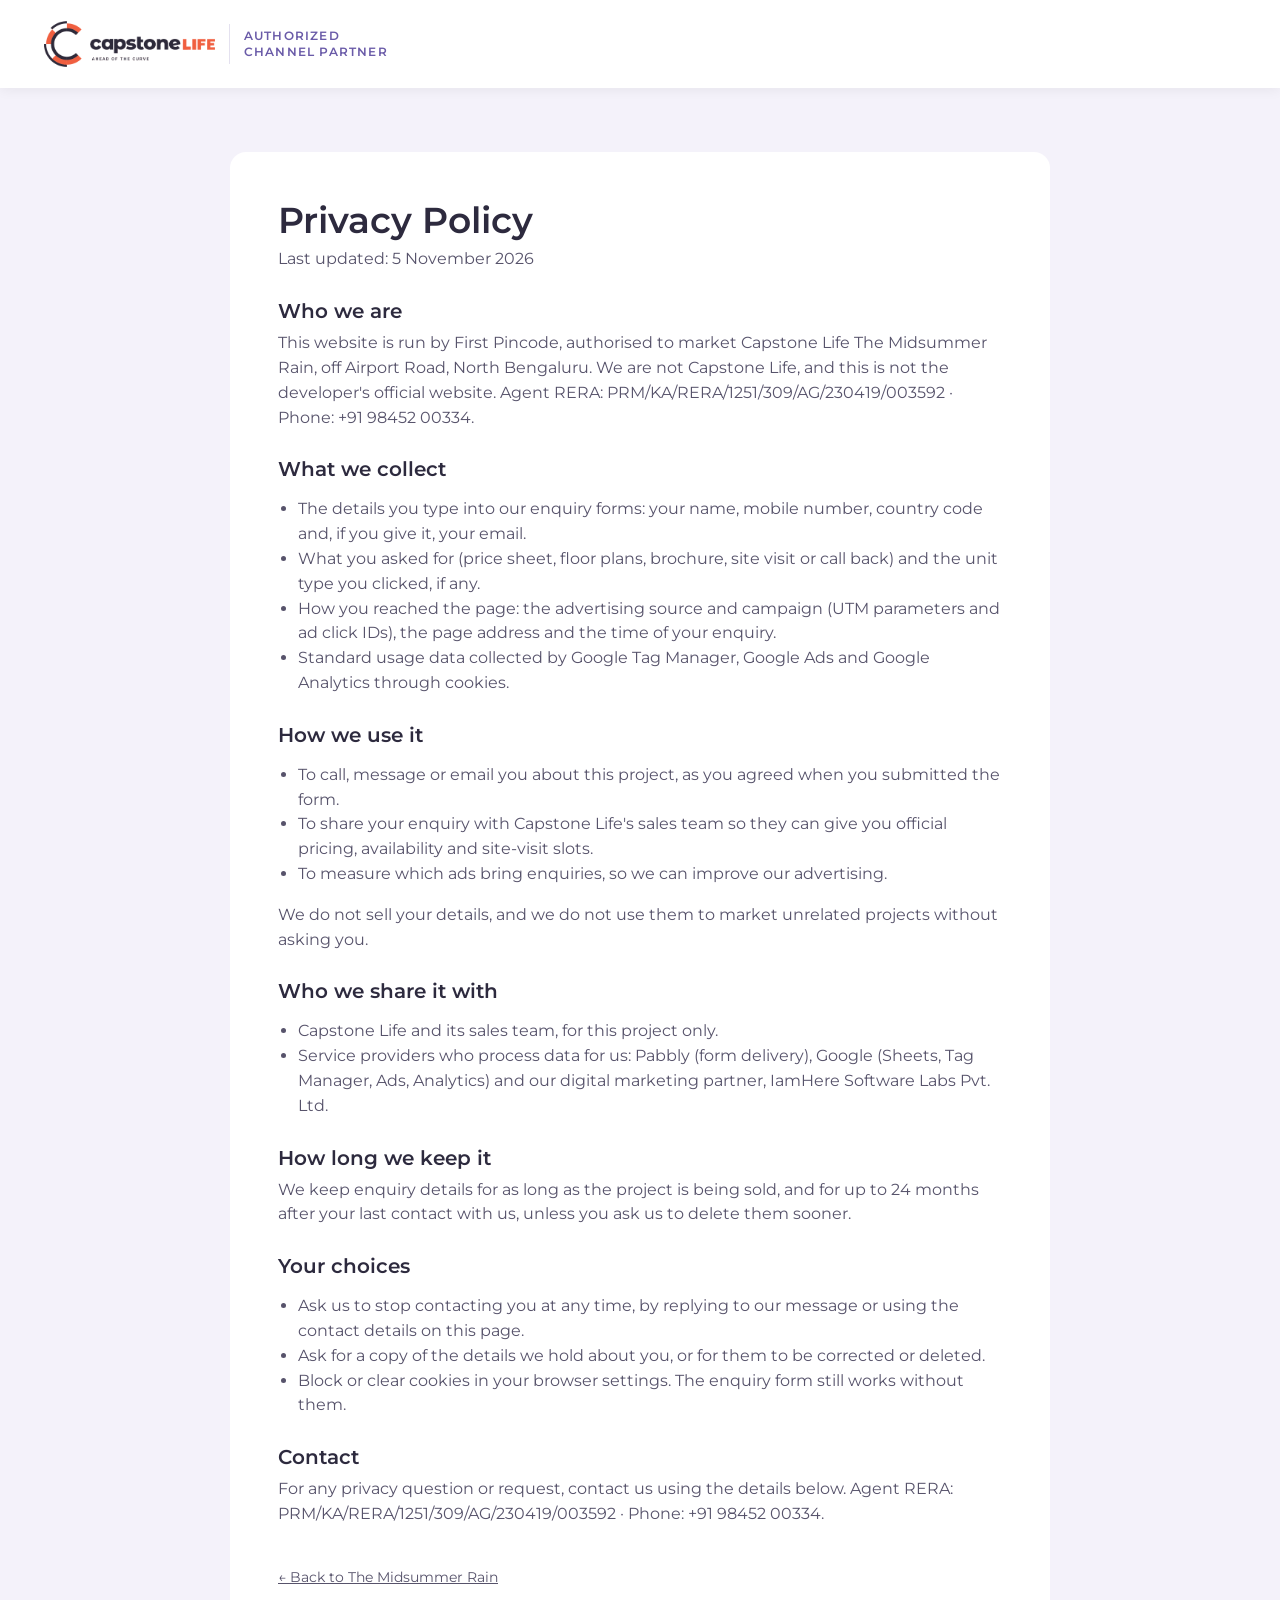
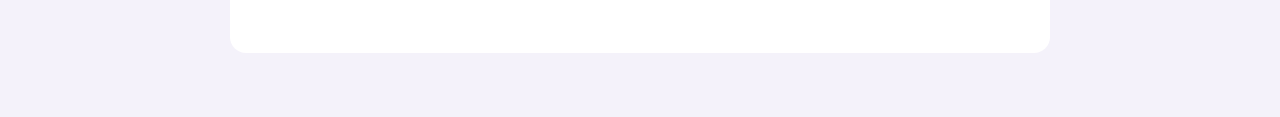
<file: privacy-policy.html>
<!DOCTYPE html>
<html lang="en-IN">
<head>
<!-- Google Tag Manager -->
<script>(function(w,d,s,l,i){w[l]=w[l]||[];w[l].push({'gtm.start':
new Date().getTime(),event:'gtm.js'});var f=d.getElementsByTagName(s)[0],
j=d.createElement(s),dl=l!='dataLayer'?'&l='+l:'';j.async=true;j.src=
'https://www.googletagmanager.com/gtm.js?id='+i+dl;f.parentNode.insertBefore(j,f);
})(window,document,'script','dataLayer','GTM-TFBBJHQ3');</script>
<!-- End Google Tag Manager -->
<meta charset="utf-8">
<meta name="viewport" content="width=device-width, initial-scale=1, viewport-fit=cover">
<title>Privacy Policy | The Midsummer Rain</title>
<meta name="robots" content="noindex, follow">
<link rel="icon" href="favicon.ico" sizes="any">
<link rel="icon" href="assets/img/favicon-32.png" type="image/png" sizes="32x32">
<link rel="icon" href="assets/img/favicon-512.png" type="image/png" sizes="512x512">
<link rel="apple-touch-icon" href="assets/img/apple-touch-icon.png">
<link rel="preconnect" href="https://fonts.googleapis.com">
<link rel="preconnect" href="https://fonts.gstatic.com" crossorigin>
<link href="https://fonts.googleapis.com/css2?family=Montserrat:wght@300;400;500;600;700&family=Lora:ital,wght@1,400;1,500&display=swap" rel="stylesheet">
<link rel="stylesheet" href="assets/css/styles.css">
<link rel="stylesheet" href="assets/css/brand.css">
<link rel="stylesheet" href="assets/css/capstone.css">
<script src="assets/js/config.js"></script>
<style>
  .pp { background: var(--band); padding-block: clamp(32px, 5vw, 64px); }
  .pp-card { background: var(--white); border-radius: 16px; max-width: 820px; margin: 0 auto; padding: clamp(24px, 4vw, 48px); }
  .pp-card h1 { font-family: var(--serif); font-size: clamp(28px, 3vw, 36px); font-weight: 600; margin-bottom: 6px; }
  .pp-card h2 { font-family: var(--serif); font-size: 20px; font-weight: 600; margin: 28px 0 8px; }
  .pp-card p, .pp-card li { color: var(--grey-2); font-size: 15.5px; max-width: 68ch; }
  .pp-card ul { padding-left: 20px; }
  .pp-meta { color: var(--grey); font-size: 13.5px; }
</style>
</head>
<body>
<!-- Google Tag Manager (noscript) -->
<noscript><iframe src="https://www.googletagmanager.com/ns.html?id=GTM-TFBBJHQ3"
height="0" width="0" style="display:none;visibility:hidden"></iframe></noscript>
<!-- End Google Tag Manager (noscript) -->
<header class="site-header" id="top">
  <div class="wrap header-inner">
    <a class="brand brand-cp" href="index.html" aria-label="Capstone Life, authorized channel partner. Back to the main page"><img src="assets/img/capstone-logo.png" width="921" height="248" alt="Capstone Life"><span class="cp-div" aria-hidden="true"></span><span class="cp-label">Authorized<br>Channel Partner</span></a>
  </div>
</header>

<main class="pp">
  <div class="wrap">
    <article class="pp-card">
      <h1>Privacy Policy</h1>
      <p class="pp-meta">Last updated: 5 November 2026</p>

      <h2>Who we are</h2>
      <p>This website is run by <span class="js-partner-name">an independent real-estate channel partner</span>, authorised to market Capstone Life The Midsummer Rain, off Airport Road, North Bengaluru. We are not Capstone Life, and this is not the developer's official website.<span class="js-pp-contact"></span></p>

      <h2>What we collect</h2>
      <ul>
        <li>The details you type into our enquiry forms: your name, mobile number, country code and, if you give it, your email.</li>
        <li>What you asked for (price sheet, floor plans, brochure, site visit or call back) and the unit type you clicked, if any.</li>
        <li>How you reached the page: the advertising source and campaign (UTM parameters and ad click IDs), the page address and the time of your enquiry.</li>
        <li>Standard usage data collected by Google Tag Manager, Google Ads and Google Analytics through cookies.</li>
      </ul>

      <h2>How we use it</h2>
      <ul>
        <li>To call, message or email you about this project, as you agreed when you submitted the form.</li>
        <li>To share your enquiry with Capstone Life's sales team so they can give you official pricing, availability and site-visit slots.</li>
        <li>To measure which ads bring enquiries, so we can improve our advertising.</li>
      </ul>
      <p>We do not sell your details, and we do not use them to market unrelated projects without asking you.</p>

      <h2>Who we share it with</h2>
      <ul>
        <li>Capstone Life and its sales team, for this project only.</li>
        <li>Service providers who process data for us: Pabbly (form delivery), Google (Sheets, Tag Manager, Ads, Analytics) and our digital marketing partner, IamHere Software Labs Pvt. Ltd.</li>
      </ul>

      <h2>How long we keep it</h2>
      <p>We keep enquiry details for as long as the project is being sold, and for up to 24 months after your last contact with us, unless you ask us to delete them sooner.</p>

      <h2>Your choices</h2>
      <ul>
        <li>Ask us to stop contacting you at any time, by replying to our message or using the contact details on this page.</li>
        <li>Ask for a copy of the details we hold about you, or for them to be corrected or deleted.</li>
        <li>Block or clear cookies in your browser settings. The enquiry form still works without them.</li>
      </ul>

      <h2>Contact</h2>
      <p>For any privacy question or request, contact us using the details below.<span class="js-pp-contact2"></span></p>
      <p><a class="ty-back" href="index.html">← Back to The Midsummer Rain</a></p>
    </article>
  </div>
</main>
<script>
(function () {
  var C = window.SS_CONFIG || {};
  if (C.partnerName) {
    document.querySelectorAll(".js-partner-name").forEach(function (s) { s.textContent = C.partnerName; });
    document.querySelectorAll(".js-partner-inline").forEach(function (s) { s.textContent = ", " + C.partnerName; });
  }
  var bits = [];
  if (C.agentRera) bits.push("Agent RERA: " + C.agentRera);
  if (C.partnerAddress) bits.push("Office: " + C.partnerAddress);
  if (C.phoneDisplay) bits.push("Phone: +91 " + C.phoneDisplay);
  if (C.partnerEmail) bits.push("Email: " + C.partnerEmail);
  var txt = bits.length ? " " + bits.join(" · ") + "." : "";
  document.querySelectorAll(".js-pp-contact, .js-pp-contact2").forEach(function (s) { s.textContent = txt; });
})();
</script>
</body>
</html>
</file>
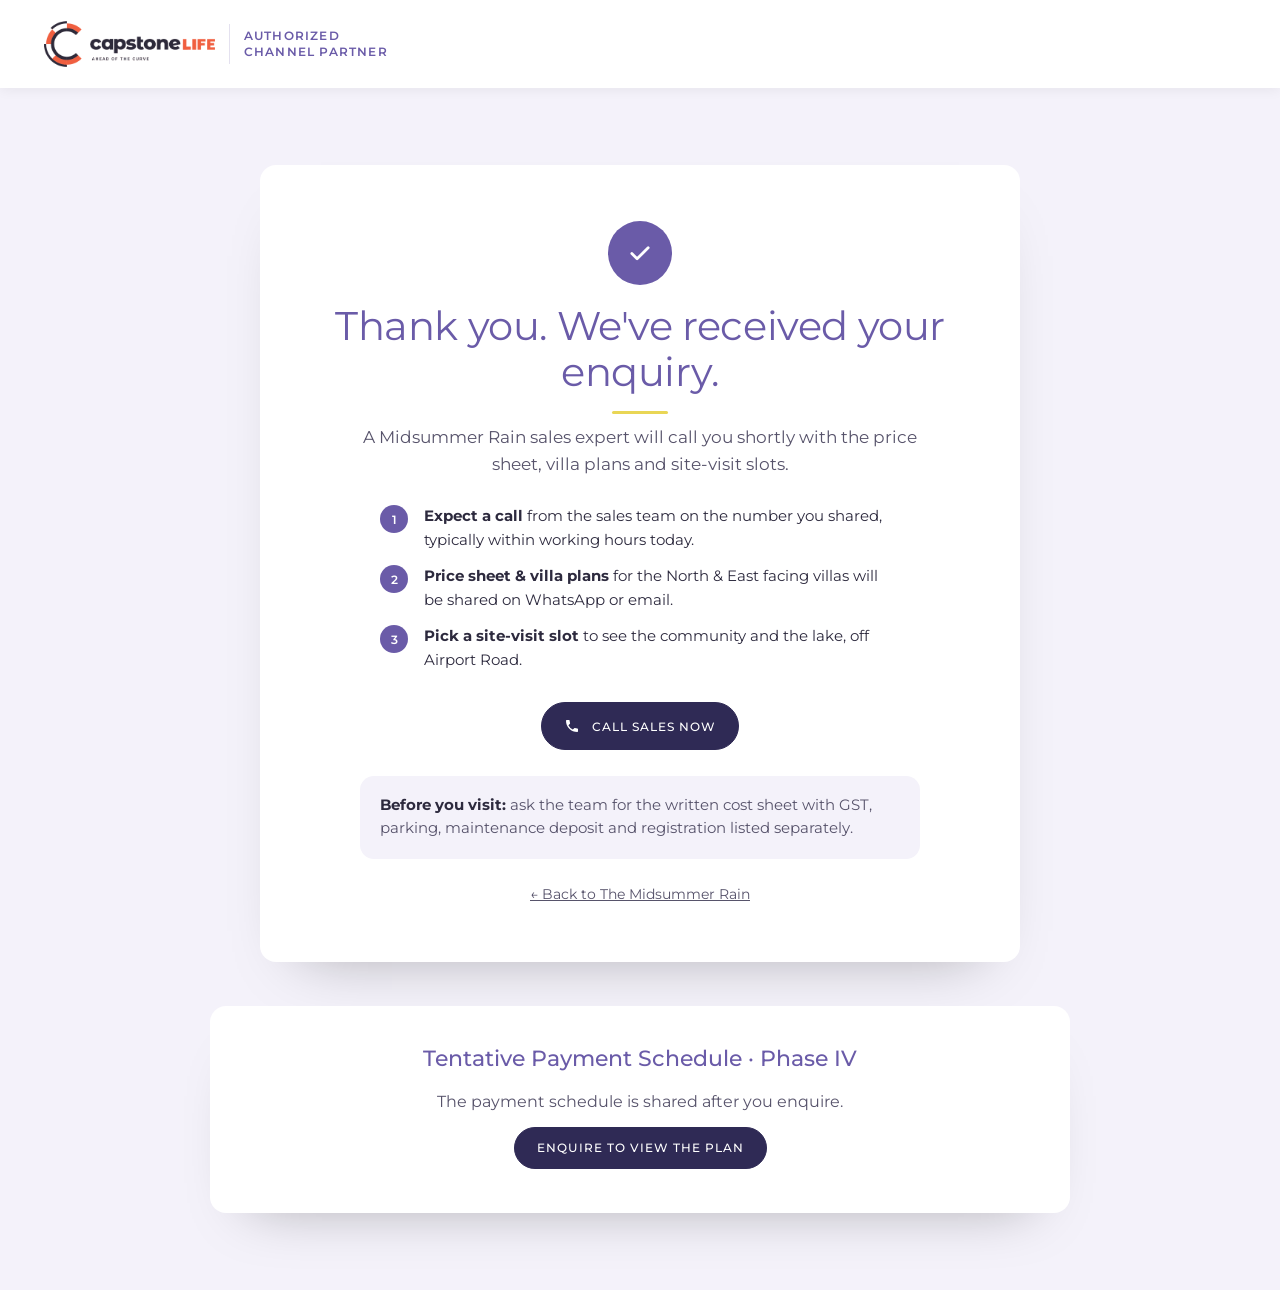
<file: thank-you.html>
<!DOCTYPE html>
<html lang="en-IN">
<head>
<!-- Google Tag Manager -->
<script>(function(w,d,s,l,i){w[l]=w[l]||[];w[l].push({'gtm.start':
new Date().getTime(),event:'gtm.js'});var f=d.getElementsByTagName(s)[0],
j=d.createElement(s),dl=l!='dataLayer'?'&l='+l:'';j.async=true;j.src=
'https://www.googletagmanager.com/gtm.js?id='+i+dl;f.parentNode.insertBefore(j,f);
})(window,document,'script','dataLayer','GTM-TFBBJHQ3');</script>
<!-- End Google Tag Manager -->
<meta charset="utf-8">
<meta name="viewport" content="width=device-width, initial-scale=1, viewport-fit=cover">
<title>Thank You | The Midsummer Rain</title>
<meta name="robots" content="noindex, nofollow">
<link rel="icon" href="favicon.ico" sizes="any">
<link rel="icon" href="assets/img/favicon-32.png" type="image/png" sizes="32x32">
<link rel="icon" href="assets/img/favicon-512.png" type="image/png" sizes="512x512">
<link rel="apple-touch-icon" href="assets/img/apple-touch-icon.png">
<link rel="preconnect" href="https://fonts.googleapis.com">
<link rel="preconnect" href="https://fonts.gstatic.com" crossorigin>
<link href="https://fonts.googleapis.com/css2?family=Montserrat:wght@300;400;500;600;700&family=Lora:ital,wght@1,400;1,500&display=swap" rel="stylesheet">
<link rel="stylesheet" href="assets/css/styles.css">
<link rel="stylesheet" href="assets/css/brand.css">
<link rel="stylesheet" href="assets/css/capstone.css">
<script src="assets/js/config.js"></script>
<script>
  window.dataLayer = window.dataLayer || [];
  // Fire the conversion event only once per real enquiry: the form leaves a one-time lead_id in this tab.
  (function () {
    var id = null;
    try { id = sessionStorage.getItem("msr_ty"); sessionStorage.removeItem("msr_ty"); } catch (e) {}
    window.MSR_FRESH_LEAD = !!id;
    window.dataLayer.push(id
      ? { event: "lead_thank_you", project: "The Midsummer Rain", lead_id: id }
      : { event: "thank_you_revisit", project: "The Midsummer Rain" });
  })();
  (function (id) {
    if (!id) return;
    (function(w,d,s,l,i){w[l]=w[l]||[];w[l].push({'gtm.start':new Date().getTime(),event:'gtm.js'});var f=d.getElementsByTagName(s)[0],j=d.createElement(s),dl=l!='dataLayer'?'&l='+l:'';j.async=true;j.src='https://www.googletagmanager.com/gtm.js?id='+i+dl;f.parentNode.insertBefore(j,f);})(window,document,'script','dataLayer',id);
  })(window.SS_CONFIG && window.SS_CONFIG.gtmId);
</script>
</head>
<body>
<!-- Google Tag Manager (noscript) -->
<noscript><iframe src="https://www.googletagmanager.com/ns.html?id=GTM-TFBBJHQ3"
height="0" width="0" style="display:none;visibility:hidden"></iframe></noscript>
<!-- End Google Tag Manager (noscript) -->
<svg class="sprite" width="0" height="0" aria-hidden="true" focusable="false">
  <symbol id="i-phone" viewBox="0 0 24 24"><path fill="currentColor" d="M6.6 10.8a15.1 15.1 0 0 0 6.6 6.6l2.2-2.2c.3-.3.7-.4 1-.2 1.1.4 2.3.6 3.6.6.6 0 1 .4 1 1V20c0 .6-.4 1-1 1A17 17 0 0 1 3 4c0-.6.4-1 1-1h3.5c.6 0 1 .4 1 1 0 1.3.2 2.5.6 3.6.1.3 0 .7-.2 1z"/></symbol>
  <symbol id="i-wa" viewBox="0 0 24 24"><path fill="currentColor" d="M12 2a10 10 0 0 0-8.6 15.1L2 22l5-1.3A10 10 0 1 0 12 2zm0 18.2c-1.6 0-3.1-.4-4.4-1.2l-.3-.2-3 .8.8-2.9-.2-.3A8.2 8.2 0 1 1 12 20.2z"/></symbol>
</svg>

<header class="site-header" id="top">
  <div class="wrap header-inner">
<a class="brand brand-cp" href="index.html" aria-label="Capstone Life, authorized channel partner. Back to the main page"><img src="assets/img/capstone-logo.png" width="921" height="248" alt="Capstone Life"><span class="cp-div" aria-hidden="true"></span><span class="cp-label">Authorized<br>Channel Partner</span></a>
    <a class="phone-pill js-phone" href="#" aria-label="Call sales">
      <span class="flag" aria-hidden="true"><i></i><i></i><i></i></span>
      <span>+91 <span class="js-phone-text"></span></span>
    </a>
  </div>
</header>

<main class="ty">
  <div class="wrap">
    <section class="ty-card" aria-labelledby="ty-title">
      <div class="ty-tick" aria-hidden="true"><svg viewBox="0 0 24 24" width="28" height="28"><path fill="none" stroke="currentColor" stroke-width="2.4" stroke-linecap="round" stroke-linejoin="round" d="M5 12.5l4.5 4.5L19 7.5"/></svg></div>
      <h1 id="ty-title" class="display center">Thank you. We've received your enquiry.</h1>
      <p class="ty-lede">A Midsummer Rain sales expert will call you shortly with the price sheet, villa plans and site-visit slots.</p>
      <ol class="ty-steps">
        <li><span class="no">1</span><span><strong>Expect a call</strong> from the sales team on the number you shared, typically within working hours today.</span></li>
        <li><span class="no">2</span><span><strong>Price sheet &amp; villa plans</strong> for the North &amp; East facing villas will be shared on WhatsApp or email.</span></li>
        <li><span class="no">3</span><span><strong>Pick a site-visit slot</strong> to see the community and the lake, off Airport Road.</span></li>
      </ol>
      <div class="ty-actions">
        <a class="btn js-phone" href="#"><svg aria-hidden="true" width="16" height="16"><use href="#i-phone"/></svg>&nbsp;Call Sales Now</a>
        <a class="btn-outline js-whatsapp" href="#" target="_blank" rel="noopener" hidden><svg aria-hidden="true" width="16" height="16"><use href="#i-wa"/></svg>&nbsp;Chat on WhatsApp</a>
      </div>
      <p class="ty-note"><strong>Before you visit:</strong> ask the team for the written cost sheet with GST, parking, maintenance deposit and registration listed separately.</p>
      <a class="ty-back" href="index.html">← Back to The Midsummer Rain</a>
    </section>

    <section class="ty-plan" id="payment-plan" aria-labelledby="plan-title">
      <h2 id="plan-title" class="pay-title">Tentative Payment Schedule · Phase IV</h2>
      <div class="js-plan-body" hidden>
        <ul class="plan-prices">
          <li><span>North Facing Villa</span><strong>₹6.60 Cr*</strong><em>4,187 Sq. Ft. saleable · 2,591 Sq. Ft. plot</em></li>
          <li><span>East Facing Villa</span><strong>₹6.90 Cr*</strong><em>4,115 Sq. Ft. saleable · 2,591 Sq. Ft. plot</em></li>
        </ul>
        <p class="pay-lede">The price is paid in two parts, land and construction, each on its own milestones.</p>
        <div class="pay-wrap"><table class="pay-table"><thead><tr><th scope="col">No.</th><th scope="col">Milestone</th><th scope="col">Land</th><th scope="col">Construction</th></tr></thead><tbody><tr><td>1</td><td>On booking</td><td>₹10 Lakhs</td><td></td></tr><tr><td>2</td><td>Land &amp; construction agreement (30 days from booking)</td><td>30%</td><td>10%</td></tr><tr><td>3</td><td>Land registration</td><td>70%</td><td></td></tr><tr><td>4</td><td>Footing</td><td></td><td>15%</td></tr><tr><td>5</td><td>Plinth beam</td><td></td><td>10%</td></tr><tr><td>6</td><td>Ground floor slab</td><td></td><td>10%</td></tr><tr><td>7</td><td>First floor slab</td><td></td><td>10%</td></tr><tr><td>8</td><td>Second floor slab</td><td></td><td>10%</td></tr><tr><td>9</td><td>Blockwork</td><td></td><td>10%</td></tr><tr><td>10</td><td>Plastering</td><td></td><td>10%</td></tr><tr><td>11</td><td>Start of finishing works</td><td></td><td>10%</td></tr><tr><td>12</td><td>Handover &amp; completion</td><td></td><td>5%</td></tr></tbody></table></div>
        <ul class="plan-notes">
          <li>Premium charges apply for east, corner and park-facing units.</li>
          <li>Clubhouse charges of ₹7.5 Lakhs are extra.</li>
          <li>Maintenance charges and deposit are payable at possession, with applicable GST.</li>
          <li>Stamp paper and registration charges are as per actuals.</li>
          <li>*Prices and schedule as per the developer's price proposal, subject to change without prior notice.</li>
        </ul>
      </div>
      <div class="plan-locked js-plan-locked">
        <p>The payment schedule is shared after you enquire.</p>
        <a class="btn" href="index.html#pricing">Enquire to view the plan</a>
      </div>
    </section>
  </div>
</main>

<script>
(function () {
  var CFG = window.SS_CONFIG || {};
  document.querySelectorAll(".js-phone").forEach(function (a) { if (CFG.phoneE164) a.href = "tel:" + CFG.phoneE164; else a.hidden = true; });
  if (CFG.phoneDisplay) document.querySelectorAll(".js-phone-text").forEach(function (s) { s.textContent = String(CFG.phoneDisplay); });
  if (CFG.whatsappNumber) {
    var href = "https://wa.me/" + String(CFG.whatsappNumber).replace(/\D/g, "") + "?text=" + encodeURIComponent(CFG.whatsappMessage || "");
    document.querySelectorAll(".js-whatsapp").forEach(function (a) { a.href = href; a.hidden = false; });
  }

  /* Payment plan: shown for a lead that just came through the form, or one that enquired from this browser in the last 30 days. */
  var lead = !!window.MSR_FRESH_LEAD;
  if (!lead) {
    try {
      var all = JSON.parse(localStorage.getItem("msr_leads") || "{}") || {}, now = Date.now();
      for (var k in all) if (now - all[k] < 30 * 24 * 3600 * 1000) { lead = true; break; }
    } catch (e) {}
  }
  if (lead) {
    document.querySelectorAll(".js-plan-body").forEach(function (el) { el.hidden = false; });
    document.querySelectorAll(".js-plan-locked").forEach(function (el) { el.hidden = true; });
  }
})();
</script>
</body>
</html>
</file>
<file: assets/css/styles.css>
/* Assetz Niwa & Neo — landing page styles.
   Format, fonts and colours follow the Sobha Sanctuary (dubai-sales-team.com) template:
   serif display headings (Chronicle Display → Source Serif 4), grotesque body (Ringside → Figtree),
   text #212529, grey #999, beige accent #c7a386, navy badge #064a69, dark pill buttons #222, #f9f9f9 bands. */
:root {
  --ink: #212529;
  --grey: #999999;
  --grey-2: #555960;
  --beige: #b9684e;            /* terracotta accent */
  --beige-soft: rgba(106,91,168, .32);
  --beige-faint: rgba(106,91,168, .18);
  --navy: #064a69;
  --dark: #222222;
  --band: #f9f9f9;
  --band-2: #f8f7f7;
  --white: #ffffff;
  --line: #e6e6e6;
  --serif: "Source Serif 4", "Chronicle Display", Georgia, "Times New Roman", serif;
  --sans: "Figtree", "Ringside", system-ui, -apple-system, "Segoe UI", sans-serif;
  --wrap: 1296px;
  --gutter: clamp(16px, 4vw, 44px);
  --header-h: 76px;
  --radius: 14px;
  --pill: 50px;
  color-scheme: light;
}
*, *::before, *::after { box-sizing: border-box; }
[hidden] { display: none !important; }
html { scroll-behavior: smooth; scroll-padding-top: calc(var(--header-h) + 12px); -webkit-text-size-adjust: 100%; font-synthesis-weight: none; }
body { margin: 0; font-family: var(--sans); font-weight: 400; font-size: 16px; line-height: 1.6; color: var(--ink); background: var(--white); overflow-x: hidden; }
img { max-width: 100%; height: auto; display: block; }
a { color: inherit; }
button { font: inherit; color: inherit; cursor: pointer; }
h1, h2, h3 { margin: 0; font-weight: 500; line-height: 1.15; }
p { margin: 0 0 1em; }
.sprite { position: absolute; width: 0; height: 0; overflow: hidden; }
.sr-only { position: absolute; width: 1px; height: 1px; overflow: hidden; clip: rect(0 0 0 0); }
.skip { position: absolute; left: -999px; top: 8px; background: var(--white); padding: 8px 14px; z-index: 100; }
.skip:focus { left: 8px; }
a:focus-visible, button:focus-visible, [tabindex]:focus-visible { outline: 2px solid var(--beige); outline-offset: 3px; }
.wrap { width: 100%; max-width: var(--wrap); margin: 0 auto; padding: 0 var(--gutter); }
.center { text-align: center; }
.section { padding: clamp(48px, 6vw, 80px) 0; }
.display { font-family: var(--serif); font-weight: 600; font-size: clamp(32px, 3.4vw, 40px); line-height: 1.15; color: var(--ink); margin-bottom: clamp(26px, 3.5vw, 40px); }
.fineprint { font-size: 12.5px; color: var(--grey); margin-top: 18px; line-height: 1.6; }

/* ---------- buttons (Sobha: dark pill, 12px, letter-spaced caps; outline pill 14px) ---------- */
.btn { white-space: nowrap; display: inline-flex; align-items: center; justify-content: center; gap: 8px; min-height: 42px; padding: 0 22px; border: 1px solid var(--dark); border-radius: var(--pill); background: var(--dark); color: #fff; font-size: 12px; font-weight: 500; letter-spacing: 1px; text-transform: uppercase; text-decoration: none; transition: background-color .2s, transform .2s, box-shadow .2s; }
.btn:hover { background: #000; transform: translateY(-1px); box-shadow: 0 10px 20px -12px rgba(0,0,0,.5); }
.btn[disabled] { opacity: .65; cursor: progress; }
.btn-outline { display: inline-flex; align-items: center; justify-content: center; min-height: 46px; padding: 0 26px; border: 1px solid #000; border-radius: var(--pill); background: transparent; color: #000; font-size: 14px; font-weight: 400; letter-spacing: 1px; text-transform: uppercase; transition: background-color .2s, color .2s; }
.btn-outline:hover { background: var(--dark); color: #fff; border-color: var(--dark); }

/* ---------- header (white, logo left, phone pill right) ---------- */
.site-header { position: sticky; top: 0; z-index: 40; background: var(--white); box-shadow: 0 2px 12px rgba(0,0,0,.06); }
.header-inner { height: var(--header-h); display: flex; align-items: center; justify-content: space-between; gap: 16px; }
.brand { display: inline-flex; align-items: center; min-height: 44px; }
.brand img { height: 38px; width: auto; max-width: none; }
.phone-pill { display: inline-flex; align-items: center; gap: 10px; min-height: 44px; padding: 0 18px; border: 1px solid var(--ink); border-radius: var(--pill); font-size: 16px; font-weight: 500; text-decoration: none; letter-spacing: .01em; transition: background-color .2s, color .2s; }
.phone-pill:hover { background: var(--dark); color: #fff; border-color: var(--dark); }
.flag { display: inline-flex; flex-direction: column; width: 22px; height: 15px; border-radius: 2px; overflow: hidden; box-shadow: 0 0 0 1px rgba(0,0,0,.08); }
.flag i { flex: 1; display: block; }
.flag i:nth-child(1) { background: #ff9933; } .flag i:nth-child(2) { background: #fff; } .flag i:nth-child(3) { background: #138808; }
@media (max-width: 480px) { .brand img { height: 30px; } .phone-pill { font-size: 14px; padding: 0 12px; } }

/* ---------- banner ---------- */
.banner { background: var(--dark); }
.banner > img { width: 100%; height: clamp(260px, 56vw, 720px); object-fit: cover; object-position: 50% 42%; }

/* ---------- intro + key facts ---------- */
.intro-band { background: var(--white); padding: clamp(32px, 4.5vw, 56px) 0 clamp(28px, 4vw, 48px); border-bottom: 1px solid var(--line); }
.intro-top { display: grid; gap: 22px; align-items: center; justify-items: center; text-align: center; }
.intro-logo img { width: 190px; height: auto; }
.intro-text h1 { font-family: var(--sans); font-weight: 500; font-size: clamp(22px, 2.2vw, 26px); line-height: 1.3; color: var(--ink); }
.intro-text h1 em { font-family: var(--serif); font-style: italic; font-weight: 300; font-size: 1.08em; color: var(--ink); }
.intro-price { margin: 12px 0 0; font-size: clamp(15px, 1.4vw, 18px); font-weight: 500; color: var(--beige); }
.intro-price i { font-style: normal; margin: 0 8px; color: #e3c3b7; }
@media (min-width: 900px) {
  .intro-top { grid-template-columns: auto auto 1fr; gap: 0; text-align: left; justify-items: stretch; }
  .intro-top::before { content: ""; grid-column: 2; grid-row: 1; width: 1px; height: 110px; background: var(--line); margin: 0 48px; }
  .intro-logo { grid-column: 1; grid-row: 1; justify-self: center; }
  .intro-text { grid-column: 3; grid-row: 1; }
}
.kf-grid { list-style: none; margin: clamp(28px, 4vw, 44px) 0 0; padding: 0; display: grid; grid-template-columns: repeat(2, minmax(0, 1fr)); gap: 22px 16px; }
.kf-grid li { display: flex; align-items: center; gap: 12px; min-width: 0; }
.kf-grid svg { flex: 0 0 auto; width: 36px; height: 36px; color: var(--grey-2); }
.kf-grid strong { display: block; font-weight: 500; font-size: 16px; line-height: 1.25; color: var(--beige); }
.kf-grid span { display: block; margin-top: 2px; font-size: 13.5px; color: var(--ink); }
@media (min-width: 900px) {
  .kf-grid { grid-template-columns: repeat(4, 1fr); gap: 26px 28px; }
  .kf-grid svg { width: 44px; height: 44px; }
  .kf-grid strong { font-size: 20px; }
  .kf-grid span { font-size: 15px; }
}

/* ---------- highlights (beige gradient pills, radius 28px) ---------- */
.highlights { background: var(--band); }
.hl-grid { list-style: none; margin: 0; padding: 0; display: grid; grid-template-columns: 1fr; gap: 16px; }
.hl-grid li { display: flex; align-items: center; gap: 18px; min-height: 90px; padding: 18px 24px; border-radius: 28px; background: linear-gradient(90deg, var(--beige-soft) 0%, var(--beige-faint) 41%, rgba(106,91,168,0) 100%); }
.hl-grid svg { flex: 0 0 auto; width: 50px; height: 50px; color: var(--beige); }
.hl-grid p { margin: 0; font-size: 16px; line-height: 1.35; color: var(--ink); }
.hl-grid strong { font-weight: 600; }
.hl-grid em { font-family: var(--serif); font-style: italic; font-weight: 400; font-size: 1.04em; }
@media (min-width: 700px) { .hl-grid { grid-template-columns: repeat(2, 1fr); gap: 20px 24px; } }
@media (min-width: 1100px) { .hl-grid { grid-template-columns: repeat(3, 1fr); gap: 22px 32px; } }

/* ---------- unit cards ---------- */
.units { background: var(--white); }
.unit-grid { display: grid; grid-template-columns: 1fr; gap: 24px; }
.unit-card { background: var(--band); border-radius: var(--radius); overflow: hidden; display: flex; flex-direction: column; }
.unit-media { position: relative; aspect-ratio: 4 / 3; background: var(--dark); }
.unit-media img { width: 100%; height: 100%; object-fit: cover; }
.unit-media::after { content: ""; position: absolute; inset: 0; background: linear-gradient(0deg, rgba(0,0,0,.72) 0%, rgba(0,0,0,.1) 55%, transparent 100%); }
.unit-badge { position: absolute; top: 14px; right: 14px; z-index: 1; background: var(--navy); color: #fff; font-size: 12px; font-weight: 500; letter-spacing: .04em; text-transform: uppercase; padding: 7px 14px; border-radius: var(--pill); }
.unit-title { position: absolute; left: 0; right: 0; bottom: 0; z-index: 1; padding: 16px 18px; color: #fff; }
.unit-title h3 { font-family: var(--serif); font-weight: 600; font-size: 20px; letter-spacing: .02em; text-transform: uppercase; }
.unit-title p { margin: 4px 0 0; font-size: 15px; font-weight: 500; }
.unit-facts { list-style: none; margin: 0; padding: 18px 18px 8px; display: grid; gap: 12px; }
.unit-facts li { display: flex; align-items: center; gap: 10px; font-size: 15px; color: var(--ink); }
.unit-facts svg { flex: 0 0 auto; color: var(--ink); }
.unit-card .btn { margin: 10px 18px 20px; align-self: flex-start; }
@media (min-width: 700px) { .unit-grid { grid-template-columns: repeat(2, 1fr); } }
@media (min-width: 1000px) { .unit-grid { grid-template-columns: repeat(3, 1fr); } }

/* ---------- gallery (3 x 2 rounded grid) ---------- */
.gallery-sec { background: var(--band); }
.g-grid { display: grid; grid-template-columns: 1fr; gap: 20px; }
.g-grid button { display: block; width: 100%; padding: 0; border: 0; border-radius: var(--radius); overflow: hidden; background: var(--dark); cursor: zoom-in; }
.g-grid img { width: 100%; aspect-ratio: 4 / 3; object-fit: cover; transition: transform .7s ease; }
.g-grid button:hover img { transform: scale(1.04); }
@media (min-width: 700px) { .g-grid { grid-template-columns: repeat(2, 1fr); } }
@media (min-width: 1000px) { .g-grid { grid-template-columns: repeat(3, 1fr); gap: 24px; } }

/* ---------- amenities (tab pills left, image right) ---------- */
.amenities { background: var(--white); }
.am-split { display: grid; gap: 28px; align-items: start; }
.am-tabs { list-style: none; margin: 0; padding: 0; display: grid; gap: 16px; }
.am-tab { display: flex; align-items: center; gap: 14px; width: 100%; min-height: 72px; padding: 0 22px; border: 1px solid var(--line); border-radius: var(--pill); background: var(--white); text-align: left; font-size: 16px; font-weight: 500; color: var(--ink); box-shadow: 0 6px 16px -12px rgba(0,0,0,.25); transition: background .25s, border-color .25s; }
.am-tab:hover { border-color: var(--beige); }
.am-tab.is-active { border-color: transparent; background: linear-gradient(90deg, var(--beige-soft) 0%, var(--beige-faint) 50%, rgba(106,91,168,0) 100%), var(--white); }
.am-ic { flex: 0 0 auto; width: 40px; height: 40px; display: grid; place-items: center; color: var(--beige); }
.am-panels { position: relative; }
.am-panel { margin: 0; }
.am-panel img { width: 100%; aspect-ratio: 4 / 3; object-fit: cover; border-radius: var(--radius); }
.am-panel figcaption { margin-top: 12px; font-size: 14.5px; color: var(--grey-2); }
@media (min-width: 900px) { .am-split { grid-template-columns: 1fr 1.25fr; gap: 40px; } .am-panel img { aspect-ratio: 4 / 3.2; } }

/* ---------- floor plans & price list ---------- */
.pricing { background: var(--band); }
.fp-grid { display: grid; grid-template-columns: 1fr; gap: 32px; }
.fp-card { min-width: 0; display: flex; flex-direction: column; }
.fp-img { position: relative; display: block; width: 100%; aspect-ratio: 16 / 9.5; padding: 0; border: 0; border-radius: var(--radius); background: #f5ece8; overflow: hidden; cursor: pointer; }
.fp-img img { width: 100%; height: 100%; object-fit: cover; object-position: 50% 40%; filter: blur(5px); opacity: .85; transform: scale(1.1); transition: filter .4s; }
.fp-img:hover img { filter: blur(3px); }
.fp-pill { position: absolute; left: 50%; top: 50%; transform: translate(-50%, -50%); background: var(--beige); color: #fff; padding: 12px 26px; border-radius: var(--pill); font-size: 14px; font-weight: 400; letter-spacing: .14em; text-transform: uppercase; white-space: nowrap; }
.fp-info { margin: 22px 0 18px; padding: 0 4px; }
.fp-info div { margin-bottom: 12px; }
.fp-info dt { font-size: 14px; letter-spacing: .04em; text-transform: uppercase; color: var(--ink); }
.fp-info dd { margin: 3px 0 0; font-size: 15px; font-weight: 600; letter-spacing: .02em; text-transform: uppercase; color: var(--ink); }
.fp-card .btn-outline { margin-top: auto; width: 100%; }
@media (min-width: 700px) { .fp-grid { grid-template-columns: repeat(2, 1fr); gap: 36px 28px; } }
@media (min-width: 1000px) { .fp-grid { grid-template-columns: repeat(3, 1fr); gap: 32px; } }

/* ---------- about developer ---------- */
.about { background: var(--white); }
.about-grid { display: grid; gap: 28px; align-items: center; }
.about-logo img { width: 220px; height: auto; }
.about-logo p { margin: 16px 0 0; font-size: 14px; color: var(--grey-2); }
.about-logo strong { color: var(--ink); font-weight: 600; }
.about-text p { font-size: 16px; color: var(--grey-2); line-height: 1.7; }
.about-text p:last-child { margin-bottom: 0; }
@media (min-width: 900px) { .about-grid { grid-template-columns: 280px 1fr; gap: 56px; } }

/* ---------- enquiry section ---------- */
.contact { background: var(--white); border-top: 1px solid var(--line); }
.contact-grid { display: grid; gap: 32px; }
.eyebrow { margin: 0 0 6px; font-size: 16px; letter-spacing: .14em; text-transform: uppercase; color: var(--grey-2); }
.contact .display { margin-bottom: 14px; }
.contact-sub { color: var(--grey-2); max-width: 44ch; }
.form-label { margin: 0 0 20px; padding-bottom: 10px; font-size: 14px; font-weight: 600; letter-spacing: .08em; text-transform: uppercase; color: var(--ink); border-bottom: 1px solid var(--line); position: relative; }
.form-label::after { content: ""; position: absolute; left: 0; bottom: -1px; width: 110px; height: 2px; background: var(--beige); }
@media (min-width: 900px) { .contact-grid { grid-template-columns: 1fr 1.1fr; gap: 64px; align-items: start; } }

/* ---------- footer ---------- */
.site-footer { background: var(--band-2); color: var(--grey-2); padding: 28px 0 calc(96px + env(safe-area-inset-bottom)); font-size: 13px; border-top: 1px solid var(--line); }
.foot-grid { display: grid; gap: 18px; align-items: start; }
.foot-mark { width: 84px; height: auto; }
.foot-partner { margin: 0 0 8px; font-size: 13.5px; color: var(--ink); }
.disclaimer { margin: 0; font-size: 12.5px; line-height: 1.6; color: var(--grey-2); }
.disclaimer strong { color: var(--ink); font-weight: 600; }
.disclaimer a { color: var(--ink); }
.foot-links { display: flex; gap: 14px; font-size: 13.5px; }
.foot-links a { color: var(--ink); text-decoration: none; }
.foot-links a:hover { text-decoration: underline; }
@media (min-width: 900px) { .foot-grid { grid-template-columns: 100px 1fr auto; gap: 24px; } .site-footer { padding-bottom: 28px; } }

/* ---------- side tab, WhatsApp float, sticky bar ---------- */
.side-tab { display: none; position: fixed; right: 0; top: 40%; z-index: 44; width: 48px; height: 160px; padding: 0; border: 0; border-radius: 10px 0 0 10px; background: var(--dark); color: #fff; transition: background-color .2s; }
.side-tab span { display: block; transform: rotate(-90deg); white-space: nowrap; font-size: 12px; font-weight: 500; letter-spacing: 2px; text-transform: uppercase; }
.side-tab:hover { background: #000; }
@media (min-width: 900px) { .side-tab { display: grid; place-items: center; } }
.wa-float { position: fixed; left: 20px; bottom: 92px; z-index: 44; width: 52px; height: 52px; border-radius: 50%; display: grid; place-items: center; background: #25d366; color: #fff; box-shadow: 0 10px 24px -8px rgba(0,0,0,.5); }
@media (min-width: 900px) { .wa-float { bottom: 28px; left: 24px; } }
.action-bar { position: fixed; z-index: 45; left: 0; right: 0; bottom: 0; display: flex; gap: 8px; padding: 10px 12px calc(10px + env(safe-area-inset-bottom)); background: rgba(34,34,34,.97); transform: translateY(110%); transition: transform .25s ease; }
.action-bar.is-visible { transform: none; }
.action-bar > * { flex: 1 1 0; min-height: 46px; display: inline-flex; align-items: center; justify-content: center; gap: 6px; border-radius: var(--pill); font-weight: 500; font-size: 13px; letter-spacing: 1px; text-transform: uppercase; text-decoration: none; }
.action-bar a { color: #fff; border: 1px solid rgba(255,255,255,.4); }
.action-bar .mb-wa { color: #fff; background: #25d366; border-color: #25d366; }
.action-bar button { flex-grow: 1.4; border: 0; background: #fff; color: var(--dark); }
@media (min-width: 900px) { .action-bar { display: none; } }

/* ---------- forms (Sobha: light bordered fields, placeholder labels, outline Submit pill) ---------- */
.form-title { font-family: var(--serif); font-weight: 600; font-size: 28px; line-height: 1.15; margin-bottom: 6px; }
.form-lede { font-size: 14px; color: var(--grey-2); margin-bottom: 18px; }
.lead-form { display: grid; gap: 14px; }
.field { margin: 0; padding: 0; border: 0; min-width: 0; }
.field legend { display: block; font-size: 13px; font-weight: 500; margin-bottom: 8px; color: var(--ink); padding: 0; }
.opt { font-weight: 400; color: var(--grey); }
.lead-form input[type=text], .lead-form input[type=tel], .lead-form input[type=email], .lead-form select { width: 100%; height: 52px; padding: 0 16px; border: 1px solid #d9d9d9; border-radius: 6px; background: #fff; font: inherit; font-size: 15px; color: var(--ink); }
.lead-form input::placeholder { color: #8a8a8a; }
.lead-form input:focus, .lead-form select:focus { outline: none; border-color: var(--beige); box-shadow: 0 0 0 3px rgba(106,91,168,.25); }
.lead-form input[aria-invalid="true"] { border-color: #b3261e; }
.phone-row { display: grid; grid-template-columns: 92px 1fr; gap: 8px; }
.phone-row select { padding: 0 10px; }
.chips { display: flex; flex-wrap: wrap; gap: 8px; }
.chips legend { width: 100%; }
.chips label { position: relative; margin: 0; }
.chips input { position: absolute; opacity: 0; inset: 0; margin: 0; cursor: pointer; }
.chips label span { display: inline-flex; align-items: center; min-height: 42px; padding: 0 16px; border: 1px solid #d9d9d9; border-radius: var(--pill); font-size: 13.5px; background: #fff; transition: background-color .15s, border-color .15s, color .15s; }
.chips label input:checked + span { background: var(--dark); color: #fff; border-color: var(--dark); }
.chips input:focus-visible + span { outline: 2px solid var(--beige); outline-offset: 2px; }
.consent { display: grid; grid-template-columns: 20px 1fr; gap: 10px; align-items: center; font-size: 12.5px; color: var(--grey-2); line-height: 1.5; min-height: 44px; }
.consent input { width: 18px; height: 18px; margin: 0; accent-color: var(--dark); }
.err { margin: 4px 0 0; font-size: 12.5px; color: #b3261e; }
.err:empty { display: none; }
.form-status { margin: 0; font-size: 13.5px; }
.form-status:empty { display: none; }
.form-status.is-error { color: #8c1d18; background: #fbeceb; padding: 10px 12px; border-radius: 6px; }
.form-status a { font-weight: 600; }
.hp { position: absolute !important; left: -9999px; width: 1px; height: 1px; overflow: hidden; }
.btn-submit { justify-self: start; min-width: 140px; }
.form-success { text-align: left; padding: 6px 0; }
.form-success h4 { font-family: var(--serif); font-size: 24px; font-weight: 600; margin: 0 0 8px; }
.form-success p { font-size: 14px; color: var(--grey-2); }
.form-success .tick { width: 44px; height: 44px; border-radius: 50%; background: var(--beige); display: grid; place-items: center; margin-bottom: 14px; color: #fff; }
.form-success .btn-dark { display: inline-flex; align-items: center; min-height: 42px; padding: 0 22px; border-radius: var(--pill); background: var(--dark); color: #fff; border: 0; font-size: 12px; letter-spacing: 1px; text-transform: uppercase; }

/* ---------- modal + lightbox ---------- */
dialog { border: 0; padding: 0; }
dialog::backdrop { background: rgba(0, 0, 0, .7); }
.modal { width: min(480px, calc(100% - 24px)); max-height: calc(100svh - 24px); border-radius: 14px; background: var(--white); color: var(--ink); overflow: auto; box-shadow: 0 40px 100px -30px rgba(0,0,0,.6); }
.modal[open] { animation: pop .3s ease; }
@keyframes pop { from { opacity: 0; transform: translateY(12px) scale(.98); } to { opacity: 1; transform: none; } }
.modal-inner { padding: 30px 26px 24px; }
.modal-logo { width: 120px; height: auto; margin: 0 auto 18px; }
.modal-inner .form-title, .modal-inner .form-lede { text-align: center; }
.assure { display: flex; align-items: center; justify-content: center; gap: 6px; margin: 14px 0 0; font-size: 12px; color: var(--grey); }
.modal .btn-submit { justify-self: stretch; width: 100%; background: var(--dark); color: #fff; border-color: var(--dark); font-size: 13px; }
.modal-close { position: absolute; top: 10px; right: 10px; width: 40px; height: 40px; border: 0; border-radius: 50%; background: rgba(0,0,0,.06); color: var(--ink); display: grid; place-items: center; z-index: 3; }
.modal-close:hover { background: rgba(0,0,0,.12); }
.lightbox { width: 100vw; height: 100svh; max-width: none; max-height: none; background: rgba(15, 15, 15, .96); color: #fff; }
.lightbox[open] { display: grid; place-items: center; }
.lightbox figure { margin: 0; max-width: min(1400px, 94vw); }
.lightbox img { max-height: 82svh; width: auto; margin: 0 auto; background: #fff; }
.lightbox figcaption { color: #cfc8c1; text-align: center; margin-top: 10px; font-size: 14px; }
.lightbox .modal-close { background: rgba(255,255,255,.12); color: #fff; }
.lb-nav { position: absolute; top: 50%; transform: translateY(-50%); width: 48px; height: 64px; background: rgba(255,255,255,.08); border: 0; color: #fff; font-size: 36px; }
.lb-prev { left: 8px; }
.lb-next { right: 8px; }
.noscript { position: fixed; bottom: 0; left: 0; right: 0; background: #f6e6df; padding: 12px; text-align: center; margin: 0; z-index: 99; }
section[id] { scroll-margin-top: calc(var(--header-h) + 8px); }
html:not(.ss-editing) [data-edit]:empty { display: none; }
.review-mode [data-review] { outline: 2px dashed #d97706; outline-offset: 4px; }
@media (prefers-reduced-motion: reduce) { html { scroll-behavior: auto; } *, *::before, *::after { transition: none !important; animation: none !important; } }
.unit-media { overflow: hidden; }
.unit-media img { position: absolute; inset: 0; }
.unit-media img[height="3845"] { object-position: 50% 70%; }
#am-relax img { object-position: 50% 78%; }
/* Section order: Highlights (grey) → Floor plans (white) → Gallery (grey) → Amenities (white) → Location */
.pricing { background: var(--white); }

/* ---------- location (assetzproperty.com/niwaandneo: category tabs + numbered map + landmark lists) ---------- */
.location { background: var(--band); color: var(--ink); }
.loc-intro { max-width: 760px; margin: -8px auto 30px; text-align: center; color: var(--grey-2); font-size: 16px; }
.loc-tabs { list-style: none; margin: 0 0 28px; padding: 0; display: grid; grid-template-columns: repeat(3, 1fr); gap: 10px; }
.loc-tab { width: 100%; min-height: 64px; display: flex; flex-direction: column; align-items: center; justify-content: center; gap: 6px; padding: 10px 8px; border: 1px solid var(--line); border-radius: var(--radius); background: var(--white); font-size: 13px; font-weight: 500; color: var(--ink); transition: background .25s, border-color .25s, color .25s; }
.loc-tab svg { color: var(--beige); }
.loc-tab:hover { border-color: var(--beige); }
.loc-tab.is-active { background: var(--dark); border-color: var(--dark); color: #fff; }
.loc-tab.is-active svg { color: #fff; }
.loc-split { display: grid; gap: 24px; align-items: start; }
.loc-map { margin: 0; }
.loc-map button { display: block; width: 100%; padding: 0; border: 1px solid var(--line); border-radius: var(--radius); background: #fff; overflow: hidden; cursor: zoom-in; }
.loc-map img { width: 100%; height: auto; }
.loc-panels { background: var(--white); border: 1px solid var(--line); border-radius: var(--radius); padding: 24px 22px; }
.loc-panel h3 { font-family: var(--serif); font-weight: 600; font-size: 24px; margin-bottom: 14px; }
.loc-items { list-style: none; margin: 0; padding: 0; }
.loc-items li { display: grid; grid-template-columns: 32px 1fr auto; align-items: center; gap: 12px; padding: 12px 0; border-top: 1px solid var(--line); font-size: 15px; }
.loc-no { width: 28px; height: 28px; border-radius: 50%; background: var(--beige); color: #fff; font-size: 12px; font-weight: 600; display: grid; place-items: center; }
.loc-name { color: var(--ink); }
.loc-time { color: var(--grey-2); white-space: nowrap; font-size: 14px; }
.location .fineprint { margin-top: 22px; }
@media (min-width: 700px) { .loc-tabs { grid-template-columns: repeat(6, 1fr); } .loc-tab { flex-direction: row; gap: 10px; min-height: 56px; font-size: 14px; } }
@media (min-width: 900px) { .loc-split { grid-template-columns: 1.15fr 1fr; gap: 32px; } .loc-panels { padding: 30px 28px; } }

/* ---------- conversion popup ---------- */
.modal { width: min(880px, calc(100% - 24px)); border-radius: 16px; overflow: hidden auto; }
.modal-grid { display: grid; grid-template-columns: 1fr; }
.modal-offer { position: relative; min-height: 190px; background: var(--dark); color: #fff; overflow: hidden; }
.modal-photo { position: absolute; inset: 0; width: 100%; height: 100%; object-fit: cover; object-position: 50% 20%; }
.modal-offer-inner { position: relative; z-index: 1; height: 100%; display: flex; flex-direction: column; justify-content: flex-end; padding: 22px 22px 20px; background: linear-gradient(180deg, rgba(10,10,10,.25) 0%, rgba(10,10,10,.6) 45%, rgba(10,10,10,.92) 100%); }
.modal-offer .modal-logo { width: 96px; margin: 0 0 12px; }
.modal-eyebrow { margin: 0 0 6px; font-size: 11px; letter-spacing: .16em; text-transform: uppercase; color: var(--beige); }
.modal-offer h3 { font-family: var(--serif); font-weight: 600; font-size: 22px; line-height: 1.2; margin-bottom: 12px; }
.modal-perks, .modal-trust { list-style: none; margin: 0; padding: 0; }
.modal-perks { display: none; gap: 8px; }
.modal-perks li { display: flex; align-items: center; gap: 10px; font-size: 14px; color: #eee8e1; }
.modal-perks svg { flex: 0 0 auto; color: var(--beige); }
.modal-trust { display: flex; gap: 18px; margin-top: 16px; padding-top: 14px; border-top: 1px solid rgba(255,255,255,.2); }
.modal-trust li { font-size: 11px; line-height: 1.3; color: #d9d4ce; }
.modal-trust strong { display: block; font-size: 16px; font-weight: 600; color: #fff; }
.modal-inner { padding: 24px 22px 20px; }
.modal-tag { margin: 0 0 6px; font-size: 11.5px; font-weight: 600; letter-spacing: .14em; text-transform: uppercase; color: var(--beige); }
.modal-inner .form-title, .modal-inner .form-lede { text-align: left; }
.modal-inner .form-title { font-size: 26px; }
.modal .btn-submit { min-height: 52px; font-size: 13px; }
.modal .assure { justify-content: flex-start; text-align: left; }
.modal .lead-form { gap: 12px; }
@media (min-width: 860px) {
  .modal-grid { grid-template-columns: 400px 1fr; min-height: 560px; }
  .modal-offer { min-height: 0; }
  .modal-offer-inner { padding: 30px 28px 26px; }
  .modal-perks { display: grid; }
  .modal-offer h3 { font-size: 26px; }
  .modal-inner { padding: 34px 32px 26px; display: flex; flex-direction: column; justify-content: center; }
  .modal-close { background: rgba(0,0,0,.06); }
}

/* ---------- thank-you page ---------- */
.ty { background: var(--band); min-height: calc(100vh - var(--header-h)); display: grid; place-items: start center; padding: clamp(40px, 6vw, 80px) 0; }
.ty-card { background: var(--white); border-radius: 16px; box-shadow: 0 30px 60px -40px rgba(0,0,0,.35); max-width: 760px; width: 100%; padding: clamp(28px, 5vw, 56px); text-align: center; }
.ty-tick { width: 64px; height: 64px; border-radius: 50%; background: var(--beige); color: #fff; display: grid; place-items: center; margin: 0 auto 18px; }
.ty-card .display { margin-bottom: 10px; }
.ty-lede { font-size: 17px; color: var(--grey-2); max-width: 52ch; margin: 0 auto 26px; }
.ty-steps { list-style: none; margin: 0 auto 30px; padding: 0; display: grid; gap: 12px; text-align: left; max-width: 520px; }
.ty-steps li { display: grid; grid-template-columns: 32px 1fr; gap: 12px; align-items: start; font-size: 15px; color: var(--ink); }
.ty-steps .no { width: 28px; height: 28px; border-radius: 50%; background: var(--dark); color: #fff; font-size: 12px; font-weight: 600; display: grid; place-items: center; margin-top: 1px; }
.ty-actions { display: flex; flex-wrap: wrap; justify-content: center; gap: 12px; margin-bottom: 8px; }
.ty-actions .btn, .ty-actions .btn-outline { min-height: 48px; }
.ty-plans { margin-top: 36px; padding-top: 28px; border-top: 1px solid var(--line); text-align: left; }
.ty-plans h2 { font-family: var(--serif); font-weight: 600; font-size: 24px; margin-bottom: 6px; text-align: center; }
.ty-plans > p { text-align: center; color: var(--grey-2); font-size: 14.5px; margin-bottom: 18px; }
.ty-grid { display: grid; grid-template-columns: 1fr; gap: 16px; }
.ty-grid figure { margin: 0; background: var(--band); border-radius: var(--radius); overflow: hidden; }
.ty-grid button { display: block; width: 100%; padding: 0; border: 0; background: #fff; cursor: zoom-in; }
.ty-grid figcaption { padding: 10px 14px 12px; font-size: 13.5px; color: var(--ink); }
.ty-grid figcaption strong { display: block; font-weight: 600; }
.ty-back { display: inline-block; margin-top: 24px; font-size: 14px; color: var(--grey-2); }
@media (min-width: 700px) { .ty-grid { grid-template-columns: repeat(3, 1fr); } }

/* side tab: vertical text via writing-mode (robust), close buttons always clickable */
.side-tab { width: 46px; height: auto; padding: 22px 0; }
.side-tab span { transform: none; writing-mode: vertical-rl; transform: rotate(180deg); display: inline-block; line-height: 1; }
.modal-close, .modal-close * { pointer-events: auto; }
.modal-close svg { pointer-events: none; }

/* ---------- hero lead form ---------- */
.hero { position: relative; isolation: isolate; }
.hero > img { height: clamp(420px, 60vw, 760px); }
.hero-shade { position: absolute; inset: 0; z-index: 0; background: linear-gradient(90deg, rgba(10,10,10,.55) 0%, rgba(10,10,10,.25) 45%, rgba(10,10,10,.15) 100%), linear-gradient(0deg, rgba(10,10,10,.5), transparent 40%); }
.hero-grid { position: relative; z-index: 1; display: grid; gap: 22px; padding-top: 28px; padding-bottom: 28px; }
.hero-copy { color: #fff; text-align: center; }
.hero-eyebrow { margin: 0 0 10px; font-size: 11.5px; letter-spacing: .2em; text-transform: uppercase; color: var(--beige); }
.hero-mark { width: clamp(150px, 20vw, 240px); height: auto; margin: 0 auto 14px; filter: drop-shadow(0 6px 18px rgba(0,0,0,.45)); }
.hero-line { margin: 0 0 6px; font-size: 15px; color: #f1ece6; }
.hero-price { margin: 0; font-family: var(--serif); font-size: 20px; font-weight: 600; color: #fff; }
.hero-form { background: var(--white); border-radius: var(--radius); padding: 22px 20px 18px; box-shadow: 0 40px 80px -30px rgba(0,0,0,.6); max-width: 440px; width: 100%; margin: 0 auto; }
.hf-tag { margin: 0 0 6px; font-size: 11px; font-weight: 600; letter-spacing: .16em; text-transform: uppercase; color: var(--beige); }
.hero-form .form-title { font-size: 24px; }
.hero-form .form-lede { margin-bottom: 14px; }
.hero-form .lead-form { gap: 12px; }
.hero-form .btn-submit { justify-self: stretch; width: 100%; background: var(--dark); color: #fff; border-color: var(--dark); min-height: 50px; font-size: 13px; }
.hero-form .assure { justify-content: flex-start; margin-top: 12px; }
.hero-form .js-form-slot { min-height: 300px; }
@media (max-width: 899px) {
  .hero { background: var(--white); }
  .hero > img { position: absolute; inset: 0; width: 100%; height: 100%; }
  .hero-shade { background: linear-gradient(180deg, rgba(10,10,10,.35) 0%, rgba(10,10,10,.7) 100%); }
  .hero-grid { padding-top: 36px; padding-bottom: 36px; }
}
@media (min-width: 900px) {
  .hero > img { position: absolute; inset: 0; width: 100%; height: 100%; }
  .hero { min-height: clamp(560px, 62vw, 720px); display: flex; align-items: center; }
  .hero-grid { grid-template-columns: minmax(0, 1fr) 420px; align-items: center; gap: 48px; padding-top: 56px; padding-bottom: 56px; width: 100%; }
  .hero-copy { text-align: left; }
  .hero-mark { margin: 0 0 16px; }
  .hero-line { font-size: 17px; }
  .hero-price { font-size: 24px; }
  .hero-form { margin: 0 0 0 auto; padding: 26px 26px 20px; }
}
/* Hero legibility: stronger left-to-right gradient plus a soft scrim behind the copy */
.hero-shade { background: linear-gradient(90deg, rgba(8,8,8,.82) 0%, rgba(8,8,8,.62) 32%, rgba(8,8,8,.3) 60%, rgba(8,8,8,.15) 100%), linear-gradient(0deg, rgba(8,8,8,.55), transparent 45%); }
.hero-copy { text-shadow: 0 2px 14px rgba(0,0,0,.55); }
.hero-line { color: #fff; font-weight: 500; }
@media (max-width: 899px) { .hero-shade { background: linear-gradient(180deg, rgba(8,8,8,.6) 0%, rgba(8,8,8,.7) 40%, rgba(8,8,8,.8) 100%); } }
/* Thank-you page: centre the card in the viewport */
.ty { display: block; }
.ty > .wrap { display: flex; justify-content: center; }
.ty-card { margin: 0 auto; }

.foot-credits { margin-top: 10px; }
</file>
<file: assets/css/brand.css>
/* The Midsummer Rain — shared brand layer on the Niwa & Neo page structure (styles.css); Capstone Life colours are mapped here and refined in capstone.css. */
:root {
  --ink: #2D2A3E;          /* earth-brown text */
  --grey: #8A86A0;
  --grey-2: #57536B;
  --beige: #6A5BA8;        /* Sowparnika terracotta (accent) */
  --beige-soft: rgba(106,91,168, .26);
  --beige-faint: rgba(106,91,168, .12);
  --navy: #4A3F86;         /* replaced: warm brown, never navy */
  --dark: #2F2A55;         /* deep brown for buttons, hero ground */
  --dark-2: #211C40;
  --band: #F4F2FA;         /* cream band */
  --band-2: #FAF9FD;
  --white: #FFFFFF;
  --line: #E4E1EF;
  --sand: #E9D655;
  --leaf: #7C7A48;         /* olive, used only in illustrations */
  --serif: "Montserrat", "Segoe UI", system-ui, sans-serif;
  --sans: "Montserrat", "Segoe UI", system-ui, -apple-system, sans-serif;
  --seal: "Montserrat", system-ui, sans-serif;
  color-scheme: light;
}
body { background: var(--white); color: var(--ink); font-size: 16px; }
.display { font-family: var(--serif); font-weight: 600; font-size: clamp(30px, 3.4vw, 40px); letter-spacing: -.005em; color: var(--ink); }
.btn:hover { background: var(--dark-2); }
.btn-outline { border-color: var(--ink); color: var(--ink); font-size: 13px; font-weight: 500; }
.btn-outline:hover { background: var(--beige); border-color: var(--beige); color: #fff; }
.fineprint { color: var(--grey); }

/* ---------- header: wordmark + chapter badge, nothing in between ---------- */
.site-header { top: env(safe-area-inset-top, 0px); background: var(--white); }
body::before { content: ""; position: fixed; inset: 0 0 auto; height: env(safe-area-inset-top, 0px); z-index: 60; background: var(--white); }
.wrap { padding-left: max(var(--gutter), env(safe-area-inset-left, 0px)); padding-right: max(var(--gutter), env(safe-area-inset-right, 0px)); }
.brand-lock { display: flex; align-items: center; gap: 14px; min-width: 0; }
.brand { text-decoration: none; }
.wm { font-weight: 700; font-size: 21px; letter-spacing: .2em; color: var(--beige); line-height: 1; }
.chapter { font-size: 11px; font-weight: 500; letter-spacing: .14em; text-transform: uppercase; color: var(--beige); line-height: 1.35; padding-left: 14px; border-left: 1px solid var(--beige-soft); }
.chapter b { font-weight: 700; }
.phone-pill { border-color: var(--ink); }
.phone-pill:hover { background: var(--beige); border-color: var(--beige); }
.head-cta { display: none; }
@media (min-width: 700px) { .head-cta { display: inline-flex; } .head-right { display: flex; gap: 10px; align-items: center; } }
@media (max-width: 560px) { .wm { font-size: 16px; letter-spacing: .16em; } .chapter { font-size: 9.5px; letter-spacing: .1em; padding-left: 10px; } .brand-lock { gap: 10px; } }

/* ---------- Codename seal (Cinzel lives only here) ---------- */
.seal { display: inline-grid; justify-items: center; gap: 0; }
.seal-pill { position: relative; z-index: 1; margin-bottom: -13px; padding: 6px 18px; border-radius: 50px; background: var(--beige); color: #fff; font-size: 11.5px; font-weight: 600; letter-spacing: .24em; text-transform: uppercase; }
.seal-frame { padding: 26px 34px 20px; border: 1px solid currentColor; outline: 1px solid currentColor; outline-offset: 5px; text-align: center; display: grid; gap: 4px; }
.seal-code { font-family: var(--seal); font-weight: 600; font-size: 14px; letter-spacing: .42em; text-transform: uppercase; opacity: .85; }
.seal-name { font-family: var(--seal); font-weight: 700; font-size: clamp(30px, 3.6vw, 46px); line-height: 1.06; letter-spacing: .04em; }

/* ---------- hero: illustrated, no render ---------- */
.hero.hero--art { background: radial-gradient(120% 90% at 85% 100%, #4A3F86 0%, var(--dark) 48%, var(--dark-2) 100%); color: #fff; overflow: hidden; }
.hero-art { position: absolute; inset: 0; z-index: 0; pointer-events: none; }
.hero-art svg { position: absolute; right: -6%; bottom: 0; height: 100%; width: auto; max-width: none; opacity: .95; }
.hero-shade { display: none; }
.hero-copy { text-shadow: none; }
.hero-copy .seal { color: #EDEAF8; }
.hero-copy .seal-pill { background: var(--beige); }
.hero-copy .seal { margin-bottom: 28px; }
.hero-line { margin: 0 0 14px; max-width: 34ch; color: #E7E4F4; font-weight: 400; font-size: 16px; line-height: 1.5; }
.hero-price { font-family: var(--serif); font-weight: 600; color: #fff; font-size: 26px; line-height: 1.2; }
.hero-price span { font-family: var(--sans); font-weight: 400; font-size: .62em; color: var(--sand); letter-spacing: .01em; }
@media (max-width: 899px) { .hero-line { margin-left: auto; margin-right: auto; } }
.hero-form { background: var(--white); color: var(--ink); }
.hero-form .btn-submit { background: var(--beige); border-color: var(--beige); }
.hero-form .btn-submit:hover { background: #544690; }
@media (min-width: 900px) {
  .hero.hero--art { min-height: clamp(600px, 52vw, 700px); }
  .hero-line { font-size: 17px; }
  .hero-price { font-size: 32px; }
}
@media (max-width: 899px) {
  .hero.hero--art { background: radial-gradient(140% 70% at 70% 100%, #4A3F86 0%, var(--dark) 55%, var(--dark-2) 100%); }
  .hero-art svg { right: -30%; height: 62%; opacity: .45; }
}

/* ---------- intro + key facts ---------- */
.intro-band { background: var(--white); }
.intro-top { display: block; text-align: center; }
.intro-top::before { display: none !important; }
.intro-text { max-width: 820px; margin: 0 auto; }
.intro-eyebrow { margin: 0 0 10px; font-size: 12px; font-weight: 600; letter-spacing: .18em; text-transform: uppercase; color: var(--beige); }
.intro-text h1 { font-family: var(--sans); font-weight: 500; font-size: clamp(22px, 2.3vw, 27px); line-height: 1.3; }
.intro-text h1 em { font-family: var(--serif); font-style: italic; font-weight: 300; font-size: 1.08em; }
.intro-rera { margin: 12px 0 0; font-size: 13px; color: var(--grey); letter-spacing: .02em; }
.kf-grid svg { color: var(--beige); opacity: .85; }
.kf-grid strong { color: var(--ink); font-weight: 600; }
.kf-grid span { color: var(--grey-2); }

/* ---------- highlights ---------- */
.highlights { background: var(--band); }
.hl-grid li { background: linear-gradient(90deg, var(--beige-soft) 0%, var(--beige-faint) 45%, rgba(106,91,168, 0) 100%); }
.hl-grid em { font-family: var(--serif); font-style: italic; font-weight: 400; font-size: 1.05em; color: var(--grey-2); }

/* ---------- floor plans: drawn plans, blurred until the form is sent ---------- */
.pricing { background: var(--white); }
.fp-img { background: var(--band-2); border: 1px solid var(--line); }
.fp-img svg { position: absolute; inset: 8% 10%; width: 80%; height: 84%; color: var(--grey-2); filter: blur(3.5px); opacity: .8; transition: filter .4s; }
.fp-img:hover svg { filter: blur(2px); }
.fp-pill { display: inline-flex; align-items: center; gap: 8px; }
.fp-info dd { text-transform: none; letter-spacing: .01em; }
.fp-info dd b { color: var(--beige); font-weight: 600; }
.fp-card .btn-outline { min-height: 50px; }

/* ---------- landscape zones (in place of a render gallery) ---------- */
.zones { background: var(--band); }
.zones-lede { max-width: 62ch; margin: -14px auto clamp(26px, 3.5vw, 40px); text-align: center; color: var(--grey-2); }
.z-grid { list-style: none; margin: 0; padding: 0; display: grid; grid-template-columns: 1fr; gap: 16px; }
.z-card { min-width: 0; display: grid; grid-template-columns: 64px 1fr; gap: 16px; align-items: start; padding: 22px 22px; background: var(--white); border-radius: var(--radius); border: 1px solid var(--line); }
.z-ic { width: 64px; height: 64px; border-radius: 50%; display: grid; place-items: center; background: var(--beige-faint); color: var(--beige); }
.z-card h3 { font-family: var(--serif); font-size: 19px; font-weight: 600; margin-bottom: 4px; }
.z-card p { margin: 0; font-size: 14.5px; color: var(--grey-2); line-height: 1.55; }
.z-card--wide { background: var(--dark); border-color: var(--dark); color: #EDEAF8; }
.z-card--wide h3 { color: #fff; }
.z-card--wide p { color: #D6D1EA; }
.z-card--wide .z-ic { background: rgba(233,214,85, .14); color: var(--sand); }
@media (min-width: 700px) { .z-grid { grid-template-columns: repeat(2, 1fr); gap: 20px; } .z-card--wide { grid-column: 1 / -1; } }
@media (min-width: 1000px) { .z-grid { grid-template-columns: repeat(3, 1fr); } .z-card--wide { grid-column: span 1; } }

/* ---------- amenities: illustrated panels ---------- */
.amenities { background: var(--white); }
.am-tab { border-color: var(--line); background: var(--white); }
.am-tab.is-active { background: linear-gradient(90deg, var(--beige-soft) 0%, var(--beige-faint) 50%, rgba(106,91,168, 0) 100%), var(--white); }
.am-card { margin: 0; border-radius: var(--radius); overflow: hidden; background: var(--band); border: 1px solid var(--line); }
.am-card-art { position: relative; aspect-ratio: 16 / 8; max-width: 100%; background: linear-gradient(160deg, var(--dark) 0%, #4A3F86 100%); color: var(--sand); display: grid; place-items: center; }
.am-card-art svg.am-big { width: 108px; height: 108px; }
.am-card-art span { position: absolute; left: 18px; bottom: 14px; font-size: 11px; letter-spacing: .18em; text-transform: uppercase; color: rgba(233,214,85, .75); }
.am-list { list-style: none; margin: 0; padding: 20px 22px 22px; display: grid; grid-template-columns: 1fr; gap: 10px 22px; }
.am-list li { display: flex; gap: 10px; align-items: baseline; font-size: 15px; color: var(--ink); }
.am-list li::before { content: ""; flex: 0 0 auto; width: 7px; height: 7px; border-radius: 50%; background: var(--beige); transform: translateY(-1px); }
@media (min-width: 560px) { .am-list { grid-template-columns: 1fr 1fr; } }

/* ---------- location: drawn schematic map ---------- */
.location { background: var(--band); }
.loc-tab { color: var(--ink); }
.loc-tab.is-active { background: var(--beige); border-color: var(--beige); color: #fff; }
.loc-map-art { margin: 0; border-radius: var(--radius); overflow: hidden; background: var(--band-2); border: 1px solid var(--line); }
.loc-map-art svg { display: block; width: 100%; height: auto; }
.loc-no { background: var(--beige); color: #fff; }

/* ---------- why this corridor ---------- */
.why { background: var(--white); }
.why-grid { list-style: none; margin: 0; padding: 0; display: grid; grid-template-columns: 1fr; gap: 16px; }
.why-grid li { min-width: 0; padding: 24px 22px; border-radius: var(--radius); background: var(--band); border: 1px solid var(--line); }
.why-grid strong { display: block; font-family: var(--serif); font-size: 34px; font-weight: 600; color: var(--beige); line-height: 1.1; font-variant-numeric: tabular-nums; }
.why-grid strong small { font-size: 15px; font-weight: 500; margin-left: 4px; }
.why-grid h3 { font-size: 16px; font-weight: 600; margin: 10px 0 6px; }
.why-grid p { margin: 0; font-size: 14.5px; color: var(--grey-2); }
.why-cta { display: flex; justify-content: center; margin-top: 28px; }
@media (min-width: 700px) { .why-grid { grid-template-columns: repeat(2, 1fr); gap: 20px; } }
@media (min-width: 1100px) { .why-grid { grid-template-columns: repeat(4, 1fr); } }

/* ---------- about developer ---------- */
.about { background: var(--band); }
.about-logo .wm { font-size: 26px; display: block; }
.about-logo .chapter { display: inline-block; margin-top: 12px; padding-left: 0; border-left: 0; }
.about-stats { list-style: none; margin: 18px 0 0; padding: 0; display: grid; grid-template-columns: 1fr 1fr; gap: 14px; }
.about-stats strong { display: block; font-family: var(--serif); font-size: 28px; font-weight: 600; color: var(--ink); line-height: 1.1; }
.about-stats span { font-size: 12.5px; color: var(--grey-2); }

/* ---------- enquiry + footer ---------- */
.contact { background: var(--white); }
.eyebrow { color: var(--beige); }
.site-footer { background: var(--dark-2); color: #D6D1EA; }
.site-footer .disclaimer { color: #C9C3E2; }
.site-footer strong { color: #fff; }
.foot-mark { color: #EDEAF8; }
.foot-mark .seal-frame { padding: 16px 20px 12px; }
.foot-mark .seal-name { font-size: 22px; }
.foot-mark .seal-code { font-size: 10px; }
.foot-mark .seal-pill { font-size: 9.5px; margin-bottom: -10px; padding: 4px 12px; }

/* ---------- side tab, sticky bar, modal ---------- */
.side-tab { background: var(--beige); }
.action-bar { padding-bottom: env(safe-area-inset-bottom, 0px); padding-left: env(safe-area-inset-left, 0px); padding-right: env(safe-area-inset-right, 0px); }
.modal-offer { background: radial-gradient(120% 80% at 80% 100%, #4A3F86 0%, var(--dark) 55%, var(--dark-2) 100%); }
.modal-offer-inner { background: none; justify-content: center; }
.modal-offer .seal { color: #EDEAF8; margin-bottom: 18px; justify-self: start; }
.modal-offer .seal-name { font-size: 26px; }
.modal-offer .seal-frame { padding: 18px 22px 14px; }
.modal-offer .seal-code { font-size: 11px; }
.modal-offer h3 { font-family: var(--serif); }
.modal-perks svg { color: var(--sand); }
.modal-eyebrow { color: var(--sand); }
.modal-tag { color: var(--beige); }
@media (max-width: 859px) { .modal-offer .seal { display: none; } }

/* thank-you */
.ty { background: var(--band); }
.ty-steps .no { background: var(--beige); }
.ty-note { margin: 26px auto 0; max-width: 560px; padding: 18px 20px; border-radius: var(--radius); background: var(--band); text-align: left; font-size: 14.5px; color: var(--grey-2); }
.ty-note strong { color: var(--ink); }

@media (prefers-reduced-motion: reduce) { *, *::before, *::after { transition: none !important; animation: none !important; scroll-behavior: auto !important; } }

/* ---------- official marks (from the approved creative) ---------- */
.brand img { height: 52px; width: auto; }
@media (max-width: 480px) { .brand img { height: 40px; } }
.header-inner { height: 80px; }

/* 86th Chapter | 22 Years of Legacy: identical lockup everywhere, plain terracotta on a cream card */
.legacy { display: inline-flex; align-items: center; gap: 18px; padding: 14px 22px; border-radius: 14px; background: #F1EFFA; color: #6A5BA8; box-shadow: 0 10px 24px -14px rgba(0,0,0,.45); font-family: var(--sans); text-shadow: none; }
.legacy .lg-86, .legacy .lg-22 { display: grid; justify-items: center; line-height: 1; }
.legacy .n { font-weight: 800; font-size: 46px; letter-spacing: -.02em; line-height: .95; }
.legacy sup { font-size: .38em; font-weight: 700; vertical-align: super; margin-left: 1px; }
.legacy .lg-22 .n { color: transparent; -webkit-text-stroke: 1.6px #6A5BA8; font-weight: 800; letter-spacing: .01em; background: repeating-linear-gradient(0deg, transparent 0 2px, rgba(106,91,168,.55) 2px 3px); -webkit-background-clip: text; background-clip: text; }
.legacy .lg-86 .l { margin-top: 6px; font-size: 12px; font-weight: 600; letter-spacing: .14em; text-transform: uppercase; }
.legacy .lg-22 .l { margin-top: 6px; font-size: 10px; font-weight: 600; letter-spacing: .02em; text-transform: uppercase; color: #2F2A44; }
.legacy .lg-22 .l b { color: #6A5BA8; font-weight: 700; }
.legacy .lg-div { width: 1px; align-self: stretch; background: rgba(106,91,168,.35); }
.hero-copy .legacy { margin-bottom: 26px; }
@media (max-width: 480px) { .legacy { gap: 14px; padding: 12px 18px; } .legacy .n { font-size: 38px; } }

/* Codename seal, as on the creative: cream plate, terracotta double rule, olive-green name */
.seal { color: #6A5BA8; }
.seal-frame { background: #F1EFFA; border: 1.5px solid #6A5BA8; outline: 1px solid #6A5BA8; outline-offset: -8px; padding: 30px 38px 22px; box-shadow: 0 14px 30px -18px rgba(0,0,0,.5); }
.seal-pill { background: #6A5BA8; color: #F7F6FC; font-family: var(--sans); font-weight: 700; letter-spacing: .26em; padding: 6px 18px; margin-bottom: -14px; border: 2px solid #F1EFFA; }
.seal-code { font-family: var(--sans); font-weight: 700; color: #6A5BA8; letter-spacing: .4em; font-size: 13px; opacity: 1; }
.seal-name { font-family: var(--seal); text-transform: uppercase; color: #3E3470; font-weight: 600; font-size: clamp(26px, 2.9vw, 38px); letter-spacing: .05em; line-height: 1.15; }
.hero-copy .seal, .modal-offer .seal, .foot-mark .seal { color: #6A5BA8; }
.modal-offer .seal-name { font-size: 22px; }
.foot-mark .seal-name { font-size: 18px; }
.foot-mark { display: grid; gap: 22px; justify-items: start; }
.foot-logo { width: 150px; height: auto; }
.about-mark { width: 200px; height: auto; margin-bottom: 18px; }
.about-logo .legacy { box-shadow: none; border: 1px solid var(--line); }

/* fixes after review: bigger header mark, stacked hero lockups, clean footer */
.header-inner { height: 88px; }
.brand img { height: 64px; }
@media (max-width: 480px) { .brand img { height: 50px; } .header-inner { height: 72px; } }
.hero-copy { display: grid; justify-items: start; align-content: center; }
@media (max-width: 899px) { .hero-copy { justify-items: center; } }
.hero-copy .legacy { margin-bottom: 34px; }
.foot-mark .seal { display: none; }
.foot-mark { display: block; }
.foot-logo { width: 140px; }
.foot-mark { width: auto; }
@media (min-width: 900px) { .foot-grid { grid-template-columns: 160px 1fr; gap: 32px; } }

/* ---------- hero lifestyle photo (from the approved creative) ---------- */
.hero.hero--art { background: var(--dark-2); }
.hero-photo { position: absolute; inset: 0; z-index: 0; width: 100%; height: 100%; max-width: none; object-fit: cover; object-position: 18% 40%; }
.hero-scrim { position: absolute; inset: 0; z-index: 0; background:
  linear-gradient(90deg, rgba(33,28,64,.88) 0%, rgba(33,28,64,.62) 30%, rgba(33,28,64,.12) 52%, rgba(33,28,64,.35) 68%, rgba(33,28,64,.55) 100%),
  linear-gradient(0deg, rgba(33,28,64,.55) 0%, transparent 38%); }
.hero-credit { position: absolute; z-index: 1; right: max(16px, env(safe-area-inset-right, 0px)); bottom: 10px; margin: 0; font-size: 10.5px; letter-spacing: .06em; color: rgba(255,255,255,.7); }
.hero-line, .hero-price { text-shadow: 0 2px 12px rgba(0,0,0,.55); }
@media (max-width: 899px) {
  .hero-photo { object-position: 38% 30%; }
  .hero-scrim { background: linear-gradient(180deg, rgba(33,28,64,.45) 0%, rgba(33,28,64,.6) 35%, rgba(33,28,64,.88) 62%, rgba(33,28,64,.95) 100%); }
  .hero-credit { top: 10px; bottom: auto; }
}

/* ---------- section menu (desktop inline, hamburger below 1100px) ---------- */
:root { --header-h: 88px; }
.site-header .header-inner { position: relative; gap: 20px; }
.site-nav { display: flex; align-items: center; gap: 2px; margin-left: auto; }
.site-nav a { padding: 10px 11px; font-size: 13.5px; font-weight: 500; letter-spacing: .02em; color: var(--ink); text-decoration: none; border-bottom: 2px solid transparent; white-space: nowrap; transition: color .2s, border-color .2s; }
.site-nav a:hover { color: var(--beige); }
.site-nav a.is-current { color: var(--beige); border-bottom-color: var(--beige); }
.head-right { display: flex; align-items: center; gap: 10px; flex: none; }
.menu-btn { display: none; width: 44px; height: 44px; padding: 0; border: 1px solid var(--line); border-radius: 50%; background: var(--white); flex-direction: column; align-items: center; justify-content: center; gap: 5px; }
.menu-btn span { display: block; width: 18px; height: 1.6px; background: var(--ink); transition: transform .25s, opacity .25s; }
@media (max-width: 1280px) and (min-width: 1100px) { .site-nav a { padding: 10px 7px; font-size: 13px; } .phone-pill { display: none; } }
@media (max-width: 1099px) {
  .menu-btn { display: inline-flex; }
  .site-nav { display: none; position: absolute; left: 0; right: 0; top: 100%; margin: 0; flex-direction: column; align-items: stretch; gap: 0; background: var(--white); border-top: 1px solid var(--line); box-shadow: 0 18px 30px -18px rgba(0,0,0,.35); padding: 6px max(16px, env(safe-area-inset-right, 0px)) 14px max(16px, env(safe-area-inset-left, 0px)); }
  .menu-open .site-nav { display: flex; }
  .site-nav a { padding: 14px 4px; font-size: 15px; border-bottom: 1px solid var(--line); }
  .site-nav a.is-current { border-bottom-color: var(--line); }
  .menu-open .menu-btn span:nth-child(1) { transform: translateY(6.6px) rotate(45deg); }
  .menu-open .menu-btn span:nth-child(2) { opacity: 0; }
  .menu-open .menu-btn span:nth-child(3) { transform: translateY(-6.6px) rotate(-45deg); }
}
@media (max-width: 480px) { .head-right .phone-pill { display: none; } }

/* ---------- popup lifestyle photo ---------- */
.modal-offer { background: var(--dark-2); }
.modal-offer .modal-photo { object-position: 34% 30%; }
.modal-offer-inner { justify-content: flex-end; background: linear-gradient(180deg, rgba(33,28,64,.05) 0%, rgba(33,28,64,.35) 32%, rgba(33,28,64,.86) 62%, rgba(33,28,64,.96) 100%); }
.modal-offer .seal { margin-bottom: 14px; }
.modal-offer .seal-frame { padding: 16px 20px 12px; }
.modal-offer .seal-name { font-size: 20px; }
.modal-offer .seal-code { font-size: 10.5px; }
.modal-offer .seal-pill { font-size: 10px; padding: 4px 14px; margin-bottom: -12px; }
@media (max-width: 859px) { .modal-offer { min-height: 210px; } .modal-offer .modal-photo { object-position: 30% 22%; } }
.modal-offer .seal { display: none; }
@media (max-width: 859px) {
  .modal-offer { min-height: 230px; }
  .modal-offer .modal-eyebrow, .modal-offer .modal-trust { display: none; }
  .modal-offer h3 { font-size: 21px; margin-bottom: 0; }
  .modal-offer-inner { padding-bottom: 18px; background: linear-gradient(180deg, rgba(33,28,64,0) 35%, rgba(33,28,64,.9) 100%); }
}

/* ---------- bottom action bar: Call + Download Brochure on every device ---------- */
.action-bar { display: block !important; transform: none !important; padding: 10px max(12px, env(safe-area-inset-right, 0px)) calc(10px + env(safe-area-inset-bottom, 0px)) max(12px, env(safe-area-inset-left, 0px)); background: rgba(33,28,64, .97); backdrop-filter: blur(8px); border-top: 1px solid rgba(233,214,85, .18); }
.ab-inner { display: flex; gap: 10px; max-width: 760px; margin: 0 auto; }
.ab-inner > * { flex: 1 1 0; min-width: 0; min-height: 48px; display: inline-flex; align-items: center; justify-content: center; gap: 8px; padding: 0 14px; border-radius: 50px; font-family: var(--sans); font-size: 13px; font-weight: 600; letter-spacing: .08em; text-transform: uppercase; text-decoration: none; white-space: nowrap; cursor: pointer; transition: background-color .2s, color .2s, border-color .2s; }
.ab-inner > * > span { overflow: hidden; text-overflow: ellipsis; }
.ab-call { color: #F7F6FC; background: transparent; border: 1px solid rgba(241,239,250, .5); }
.ab-call:hover { background: rgba(241,239,250, .1); border-color: #F1EFFA; }
.ab-brochure { color: #fff; background: var(--beige); border: 1px solid var(--beige); }
.ab-brochure:hover { background: #544690; border-color: #544690; }
.ab-inner .mb-wa { color: #fff; background: #25d366; border: 1px solid #25d366; }
.ab-num { letter-spacing: .02em; }
@media (max-width: 420px) { .ab-inner > * { font-size: 12px; letter-spacing: .04em; padding: 0 10px; gap: 6px; } .ab-num { display: none; } }
@media (min-width: 900px) { .ab-inner > * { min-height: 46px; } }
/* leave room so the bar never covers the footer, and lift floating buttons above it */
.site-footer { padding-bottom: calc(96px + env(safe-area-inset-bottom, 0px)) !important; }
.wa-float { bottom: calc(86px + env(safe-area-inset-bottom, 0px)) !important; }
.action-bar .ab-call { color: #F7F6FC; background: transparent; border: 1px solid rgba(241,239,250, .5); }
.action-bar .ab-call:hover { background: rgba(241,239,250, .1); border-color: #F1EFFA; }
.action-bar .ab-brochure { color: #fff; background: var(--beige); border: 1px solid var(--beige); }
.action-bar .ab-brochure:hover { background: #544690; border-color: #544690; }
@media (max-width: 420px) { .ab-long { display: none; } }

/* ---------- channel-partner identity (Google Ads Unacceptable Business Practices fix) ---------- */
.cp-strip { background: var(--dark); color: #EDEAF8; font-size: 12.5px; line-height: 1.4; }
.cp-strip .wrap { padding-block: 7px; }
.cp-strip p { margin: 0; text-align: center; }
.cp-strip strong { color: #fff; font-weight: 600; }
:root { --header-h: 118px; }
.brand-text { display: grid; gap: 2px; text-decoration: none; line-height: 1.1; }
.bt-name { font-family: var(--seal); font-weight: 700; font-size: 20px; letter-spacing: .04em; color: #3E3470; text-transform: uppercase; }
.bt-sub { font-size: 11.5px; font-weight: 500; letter-spacing: .08em; text-transform: uppercase; color: var(--beige); }
@media (max-width: 480px) { .bt-name { font-size: 16px; } .bt-sub { font-size: 10px; } .cp-strip { font-size: 11.5px; } }
.hero-copy .seal { margin-top: 4px; }
.about-us { background: var(--white); border-top: 1px solid var(--line); }
.au-grid { display: grid; gap: 18px; }
.au-text p { color: var(--grey-2); max-width: 66ch; }
.au-facts { margin: 18px 0 0; display: grid; gap: 10px; padding: 18px 20px; border: 1px solid var(--line); border-radius: var(--radius); background: var(--band-2); }
.au-facts div { display: grid; grid-template-columns: 130px 1fr; gap: 12px; }
.au-facts dt { font-size: 12.5px; font-weight: 600; letter-spacing: .06em; text-transform: uppercase; color: var(--grey); }
.au-facts dd { margin: 0; font-size: 15px; color: var(--ink); min-width: 0; overflow-wrap: anywhere; }
@media (min-width: 900px) { .au-grid { grid-template-columns: 280px 1fr; gap: 56px; } }
@media (max-width: 480px) { .au-facts div { grid-template-columns: 1fr; gap: 2px; } }
.dev-title { font-family: var(--serif); font-size: 26px; font-weight: 600; margin-bottom: 14px; }
.about-mark { width: 150px; }
.foot-partner { margin: 0 0 10px; font-size: 13.5px; color: #D6D1EA; }
.site-footer .disclaimer a { color: #fff; }

/* ---------- header lockup: Sowparnika logo | Authorized Channel Partner (replaces the top strip) ---------- */
:root { --header-h: 88px; }
.brand-cp { display: inline-flex; align-items: center; gap: 14px; text-decoration: none; min-width: 0; }
.brand-cp img { height: 58px; width: auto; flex: none; }
.cp-div { width: 1px; height: 40px; background: var(--line); flex: none; }
.cp-label { font-size: 12px; font-weight: 600; letter-spacing: .1em; text-transform: uppercase; line-height: 1.35; color: var(--beige); white-space: nowrap; }
@media (max-width: 480px) { .brand-cp { gap: 10px; } .brand-cp img { height: 44px; } .cp-div { height: 32px; } .cp-label { font-size: 10px; letter-spacing: .08em; } }
.site-footer .foot-grid { grid-template-columns: 1fr !important; }
.seal-pill { white-space: nowrap; letter-spacing: .2em; }
</file>
<file: assets/css/capstone.css>
/* The Midsummer Rain: Capstone Life brand layer (loads after styles.css + brand.css).
   Brochure language: lavender-violet headings in light Montserrat, mustard-yellow rules,
   italic serif captions on white tags, white ground. Logo orange appears only inside the logo. */
:root {
  --beige: #6A5BA8;          /* Capstone violet (accent) */
  --beige-soft: rgba(106, 91, 168, .22);
  --beige-faint: rgba(106, 91, 168, .10);
  --mustard: #E9D655;
  --mustard-ink: #3B3510;
  --italic: "Lora", Georgia, "Times New Roman", serif;
}

/* headings: violet, light weight, like the brochure */
.display { font-family: var(--sans); font-weight: 400; color: var(--beige); letter-spacing: -.01em; }
.display.center::after { content: ""; display: block; width: 56px; height: 3px; margin: 16px auto 0; background: var(--mustard); border-radius: 2px; }
.dev-title { font-family: var(--sans); font-weight: 400; color: var(--beige); }
em, .hl-grid em, .intro-text h1 em { font-family: var(--italic); font-style: italic; font-weight: 400; }
.intro-text h1 { font-family: var(--sans); font-weight: 500; color: var(--ink); }
.intro-text h1 em { color: var(--beige); }
.intro-sub { margin: 10px 0 6px; max-width: 70ch; color: var(--grey-2); font-size: 15.5px; }
.kf-grid svg { color: var(--beige); }
.kf-grid strong { font-weight: 600; }
.hl-grid li svg { color: var(--beige); flex: none; }
.hl-grid strong { font-weight: 600; }
.why-grid strong { color: var(--beige); font-weight: 300; }
.eyebrow { color: var(--beige); }

/* header lockup: wide logo */
.brand-cp img { height: 46px; }
@media (max-width: 480px) { .brand-cp img { height: 32px; } }

/* buttons */
.btn { background: var(--dark); }
.btn:hover { background: var(--beige); }
.hero-form .btn-submit { background: var(--beige); border-color: var(--beige); color: #fff; }
.hero-form .btn-submit:hover { background: #544690; border-color: #544690; }
.fp-pill { background: var(--mustard); color: var(--mustard-ink); }

/* hero: brochure-style lockup on the infinity-pool render */
.hero-photo { object-position: 60% 55%; }
.hero-copy { position: relative; }
.hero-logo { width: clamp(170px, 18vw, 230px); height: auto; margin: 0 0 22px; }
.hero-name { margin: 0 0 14px; font-family: var(--sans); font-weight: 300; color: var(--mustard); font-size: clamp(44px, 5.4vw, 72px); line-height: .98; letter-spacing: -.01em; padding-left: 18px; border-left: 1px solid rgba(233, 214, 85, .7); }
.hero-tagline { margin: 0 0 22px; font-family: var(--italic); font-style: italic; font-size: 16px; color: #fff; opacity: .9; max-width: 32ch; }
.hero-line { color: #EDEAF8; }
.hero-price { font-family: var(--sans); font-weight: 500; }
.hero-price span { color: var(--mustard); }
@media (max-width: 899px) {
  .hero-logo { margin-left: auto; margin-right: auto; }
  .hero-name { display: inline-block; text-align: left; }
  .hero-tagline { margin-left: auto; margin-right: auto; }
}

/* plan cards use blurred renders */
.fp-img { background: var(--band); }

/* gallery / map */
.loc-map button { background: #fff; }
.loc-no { background: var(--beige); color: #fff; }

/* developer block */
.about-mark { width: 220px; height: auto; }
.about-stats strong { color: var(--beige); font-weight: 500; }

/* footer + modal logo */
.foot-logo { width: 170px; height: auto; margin: 0 0 18px; }
.modal-logo { width: 150px; height: auto; margin: 0 0 18px; }
.modal-offer h3 { font-family: var(--sans); font-weight: 400; }
.modal-eyebrow { color: var(--mustard); }

/* side tab in brand violet */
.side-tab { background: var(--beige); }

/* payment schedule (Price & Plans) */
.pay-sched { margin: clamp(36px, 5vw, 56px) auto 24px; max-width: 860px; }
.pay-title { font-family: var(--sans); font-weight: 500; font-size: 22px; color: var(--beige); text-align: center; margin: 0 0 6px; }
.pay-lede { text-align: center; color: var(--grey-2); font-size: 15px; margin: 0 0 18px; }
.pay-wrap { overflow-x: auto; border: 1px solid var(--line); border-radius: var(--radius); background: var(--white); }
.pay-table { width: 100%; border-collapse: collapse; font-size: 14.5px; font-variant-numeric: tabular-nums; }
.pay-table th { background: var(--band); color: var(--ink); font-weight: 600; font-size: 12px; letter-spacing: .08em; text-transform: uppercase; text-align: left; padding: 12px 16px; }
.pay-table td { padding: 11px 16px; border-top: 1px solid var(--line); color: var(--ink); }
.pay-table th:nth-child(n+3), .pay-table td:nth-child(n+3) { text-align: right; white-space: nowrap; }
.pay-table td:first-child { color: var(--grey); width: 3.5em; }
.pay-table td:nth-child(n+3):not(:empty) { font-weight: 600; color: var(--beige); }
@media (max-width: 480px) { .pay-table th, .pay-table td { padding: 10px 10px; font-size: 13.5px; } }

/* payment schedule gate: blurred until the visitor enquires */
.pay-gate { position: relative; }
.pay-gate:not(.is-unlocked) .pay-wrap { filter: blur(7px); opacity: .55; user-select: none; pointer-events: none; }
.pay-lock { position: absolute; inset: 0; display: grid; place-content: center; justify-items: center; gap: 8px; padding: 24px 16px; text-align: center; color: var(--ink); }
.pay-lock svg { color: var(--beige); }
.pay-lock-title { margin: 0; font-weight: 600; font-size: 18px; }
.pay-lock-text { margin: 0 0 8px; max-width: 38ch; color: var(--grey-2); font-size: 14.5px; }
.pay-gate.is-unlocked .pay-wrap { animation: payIn .5s ease; }
@keyframes payIn { from { filter: blur(7px); opacity: .55; } to { filter: none; opacity: 1; } }
@media (prefers-reduced-motion: reduce) { .pay-gate.is-unlocked .pay-wrap { animation: none; } }

/* locked schedule on the main page is a tap target */
.pay-gate:not(.is-unlocked) { cursor: pointer; }
.pay-gate:focus-visible { outline: 2px solid var(--beige); outline-offset: 4px; border-radius: var(--radius); }

/* payment plan on the thank-you page */
.ty-plan { max-width: 860px; margin: clamp(28px, 4vw, 44px) auto 0; background: var(--white); border-radius: 16px; padding-block: clamp(24px, 4vw, 40px); padding-inline: clamp(16px, 4vw, 40px); scroll-margin-top: 90px; }
.plan-prices { list-style: none; margin: 18px 0 22px; padding: 0; display: grid; grid-template-columns: repeat(auto-fit, minmax(220px, 1fr)); gap: 12px; }
.plan-prices li { border: 1px solid var(--line); border-radius: var(--radius); padding: 16px 18px; display: grid; gap: 4px; }
.plan-prices span { font-size: 12px; letter-spacing: .08em; text-transform: uppercase; color: var(--grey); font-weight: 600; }
.plan-prices strong { font-size: 26px; font-weight: 500; color: var(--beige); font-variant-numeric: tabular-nums; }
.plan-prices em { font-size: 13.5px; color: var(--grey-2); }
.plan-notes { margin: 18px 0 0; padding-left: 18px; color: var(--grey-2); font-size: 13.5px; display: grid; gap: 4px; }
.plan-locked { text-align: center; display: grid; justify-items: center; gap: 12px; padding: 12px 0 4px; color: var(--grey-2); }
.plan-locked p { margin: 0; }
.ty > .wrap { flex-direction: column; align-items: center; }
.ty-plan { width: 100%; box-shadow: 0 30px 60px -40px rgba(0,0,0,.35); }

/* small phones: fit all four schedule columns without sideways scrolling */
@media (max-width: 480px) {
  .pay-table th { font-size: 10.5px; letter-spacing: .02em; }
  .pay-table th, .pay-table td { padding: 9px 7px; }
  .pay-table td:first-child { width: 1.8em; }
}
@media (max-width: 400px) {
  .ty-plan { padding-inline: 8px; }
  .pay-table th, .pay-table td { padding: 9px 5px; }
}
</file>
